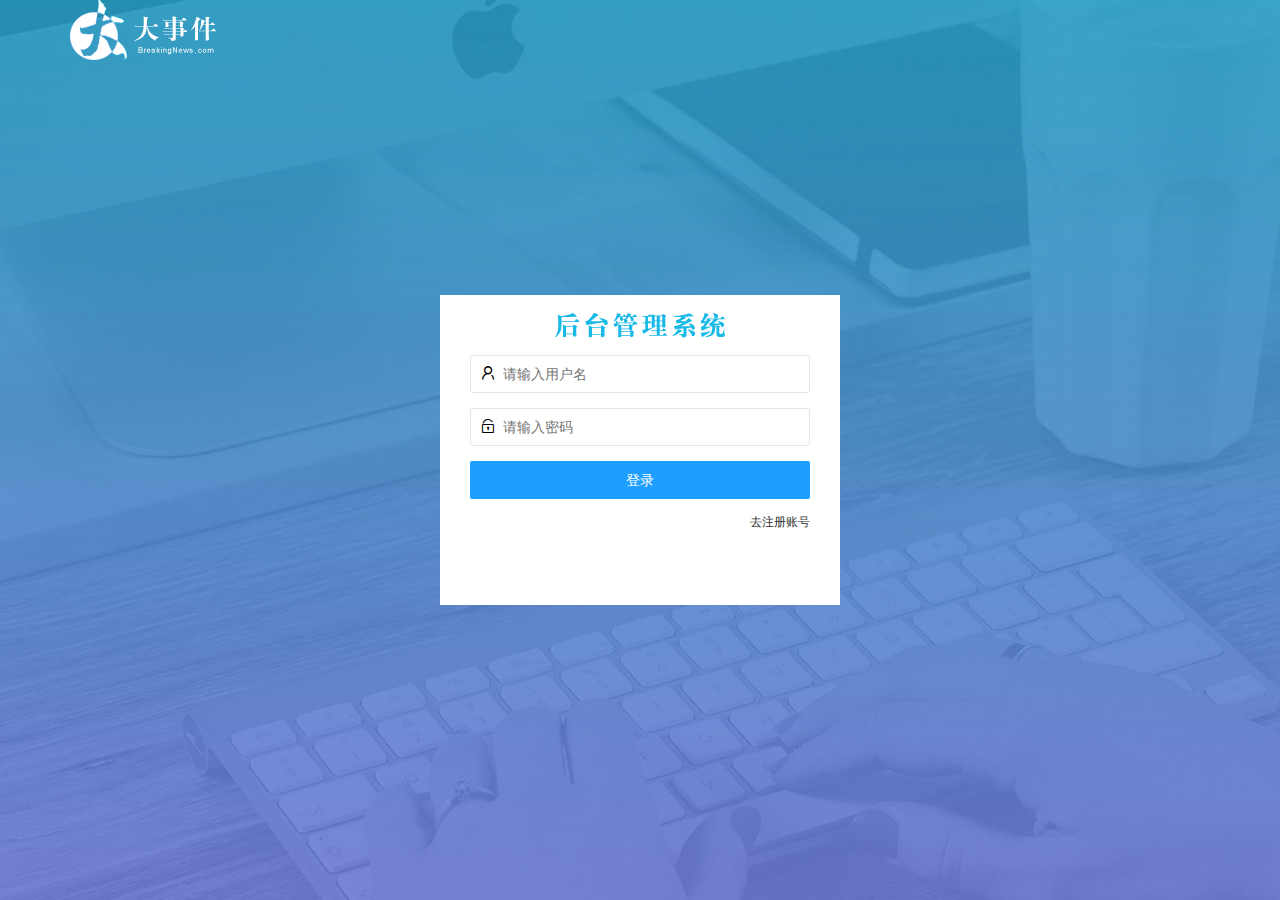
<file: login.html>
<!DOCTYPE html>
<html lang="en">

<head>
    <meta charset="UTF-8">
    <meta http-equiv="X-UA-Compatible" content="IE=edge">
    <meta name="viewport" content="width=device-width, initial-scale=1.0">
    <title>大事件-登录/注册</title>
    <link rel="stylesheet" href="./assets/css/login.css">
    <link rel="stylesheet" href="./assets/lib/layui/css/layui.css">
</head>

<body>
    <!-- 头部logo区域 -->
    <div class="layui-main">
        <img src="./assets/images/logo.png" alt="" />
    </div>

    <!-- 登录注册区域 -->
    <div class="loginAndRegBox">
        <div class="title-box"></div>
        <!-- 登录div -->
        <div class="login-box">
            <!-- 登录的表单 -->
            <form class="layui-form" ID="form_login">
                <!-- 用户名 -->
                <div class="layui-form-item">
                    <i class="layui-icon layui-icon-username"></i>
                    <input type="text" name="username" required lay-verify="required" placeholder="请输入用户名" autocomplete="off" class="layui-input">
                </div>
                <!-- 密码 -->
                <div class="layui-form-item">
                    <i class="layui-icon layui-icon-password"></i>
                    <input type="password" name="password" required lay-verify="required|pwd" placeholder="请输入密码" autocomplete="off" class="layui-input">
                </div>
                <!-- 登录按钮 -->
                <div class="layui-form-item">
                    <button class="layui-btn layui-btn-fluid  layui-btn-normal" lay-submit lay-filter="formDemo">登录</button>
                </div>
                <div class="layui-form-item links">
                    <a href="javascript:;" id="link_reg">去注册账号</a>
                </div>
            </form>
        </div>
        <!-- 注册的div -->
        <div class="reg-box">
            <!-- 注册的表单 -->
            <form class="layui-form" id="form_reg">
                <!-- 用户名 -->
                <div class="layui-form-item">
                    <i class="layui-icon layui-icon-username"></i>
                    <input type="text" name="username" required lay-verify="required" placeholder="请输入用户名" autocomplete="off" class="layui-input">
                </div>
                <!-- 密码 -->
                <div class="layui-form-item">
                    <i class="layui-icon layui-icon-password"></i>
                    <input type="password" name="password" required lay-verify="required|pwd" placeholder="请输入密码" autocomplete="off" class="layui-input">
                </div>
                <!-- 再次确认密码 -->
                <div class="layui-form-item">
                    <i class="layui-icon layui-icon-password"></i>
                    <input type="password" name="repassword" required lay-verify="required|pwd|repwd" placeholder="再次确认密码" autocomplete="off" class="layui-input">
                </div>
                <!-- 注册按钮 -->
                <div class="layui-form-item">
                    <button class="layui-btn layui-btn-fluid  layui-btn-normal" lay-submit lay-filter="formDemo">注册</button>
                </div>
                <div class="layui-form-item links">
                    <a href="javascript:;" id="link_login">去登录</a>
                </div>
            </form>

        </div>
    </div>

    <script src="./assets/lib/layui/layui.all.js"></script>
    <script src="./assets/lib/jquery.js"></script>
    <script src="./assets/js/baseAPI.js"></script>
    <script src="./assets/js/login.js"></script>
</body>

</html>
</file>
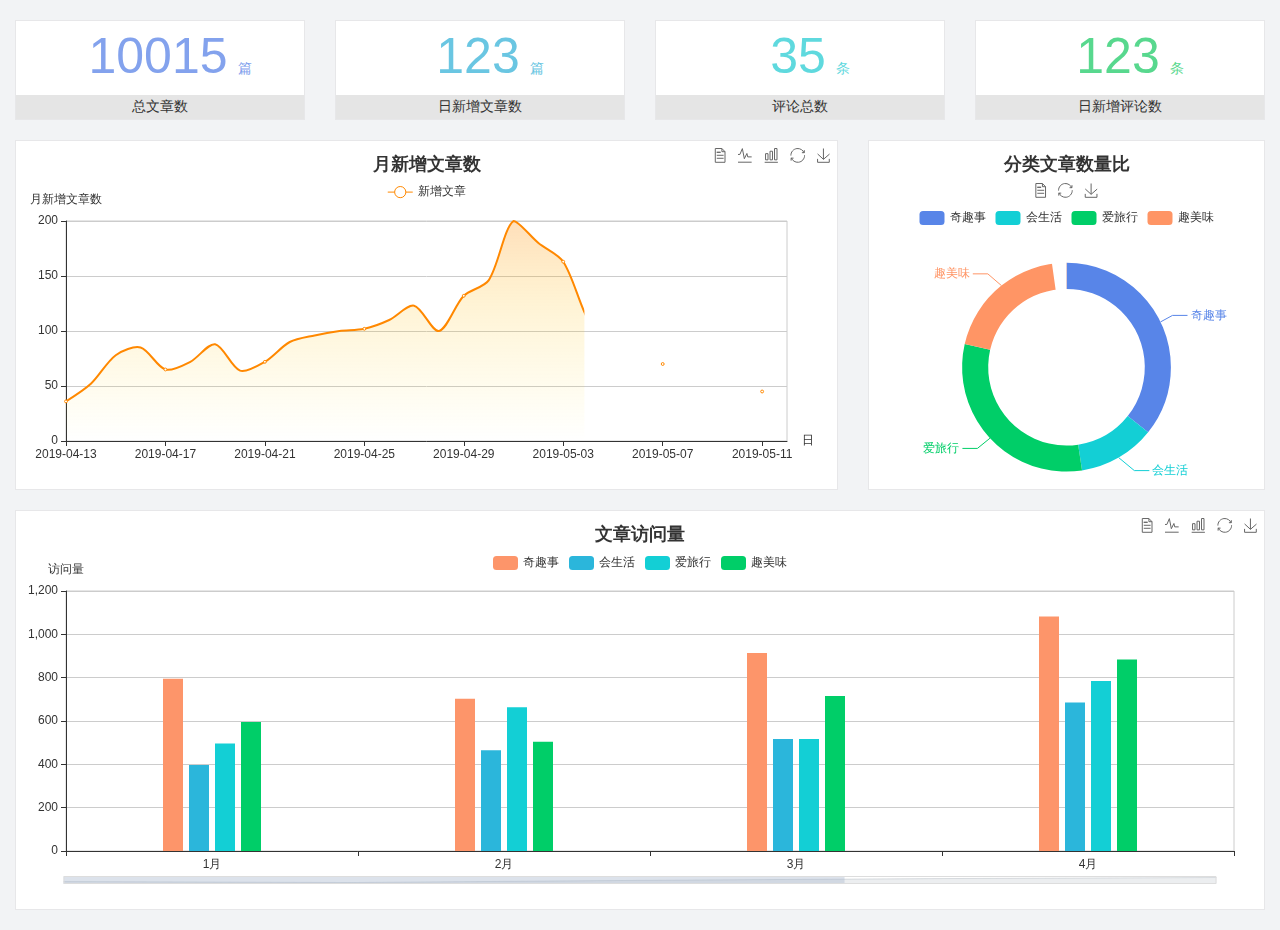
<file: home/dashboard.html>
<!DOCTYPE html>
<html lang="en">

<head>
    <meta charset="UTF-8">
    <meta name="viewport" content="width=device-width, initial-scale=1.0">
    <meta http-equiv="X-UA-Compatible" content="ie=edge">
    <title>图表统计</title>
    <link rel="stylesheet" href="../assets/lib/bootstrap.css" />
    <link rel="stylesheet" href="../assets/lib/main.css" />
    <script src="../assets/lib/jquery.js"></script>
    <script type="text/javascript" src="../assets/lib/echarts.min.js"></script>
</head>

<body>
    <div class="container-fluid">
        <div class="row spannel_list">
            <div class="col-sm-3 col-xs-6">
                <div class="spannel">
                    <em>10015</em><span>篇</span>
                    <b>总文章数</b>
                </div>
            </div>
            <div class="col-sm-3 col-xs-6">
                <div class="spannel scolor01">
                    <em>123</em><span>篇</span>
                    <b>日新增文章数</b>
                </div>
            </div>
            <div class="col-sm-3 col-xs-6">
                <div class="spannel scolor02">
                    <em>35</em><span>条</span>
                    <b>评论总数</b>
                </div>
            </div>
            <div class="col-sm-3 col-xs-6">
                <div class="spannel scolor03">
                    <em>123</em><span>条</span>
                    <b>日新增评论数</b>
                </div>
            </div>
        </div>
    </div>

    <div class="container-fluid">
        <div class="row curve-pie">
            <div class="col-lg-8 col-md-8">
                <div class="gragh_pannel" id="curve_show"></div>
            </div>
            <div class="col-lg-4 col-md-4">
                <div class="gragh_pannel" id="pie_show"></div>
            </div>
        </div>
    </div>

    <div class="container-fluid">
        <div class="column_pannel" id="column_show"></div>
    </div>

    <script>
        var oChart = echarts.init(document.getElementById('curve_show'));
        var aList_all = [{
            'count': 36,
            'date': '2019-04-13'
        }, {
            'count': 52,
            'date': '2019-04-14'
        }, {
            'count': 78,
            'date': '2019-04-15'
        }, {
            'count': 85,
            'date': '2019-04-16'
        }, {
            'count': 65,
            'date': '2019-04-17'
        }, {
            'count': 72,
            'date': '2019-04-18'
        }, {
            'count': 88,
            'date': '2019-04-19'
        }, {
            'count': 64,
            'date': '2019-04-20'
        }, {
            'count': 72,
            'date': '2019-04-21'
        }, {
            'count': 90,
            'date': '2019-04-22'
        }, {
            'count': 96,
            'date': '2019-04-23'
        }, {
            'count': 100,
            'date': '2019-04-24'
        }, {
            'count': 102,
            'date': '2019-04-25'
        }, {
            'count': 110,
            'date': '2019-04-26'
        }, {
            'count': 123,
            'date': '2019-04-27'
        }, {
            'count': 100,
            'date': '2019-04-28'
        }, {
            'count': 132,
            'date': '2019-04-29'
        }, {
            'count': 146,
            'date': '2019-04-30'
        }, {
            'count': 200,
            'date': '2019-05-01'
        }, {
            'count': 180,
            'date': '2019-05-02'
        }, {
            'count': 163,
            'date': '2019-05-03'
        }, {
            'count': 110,
            'date': '2019-05-04'
        }, {
            'count': 80,
            'date': '2019-05-05'
        }, {
            'count': 82,
            'date': '2019-05-06'
        }, {
            'count': 70,
            'date': '2019-05-07'
        }, {
            'count': 65,
            'date': '2019-05-08'
        }, {
            'count': 54,
            'date': '2019-05-09'
        }, {
            'count': 40,
            'date': '2019-05-10'
        }, {
            'count': 45,
            'date': '2019-05-11'
        }, {
            'count': 38,
            'date': '2019-05-12'
        }, ];

        let aCount = [];
        let aDate = [];

        for (var i = 0; i < aList_all.length; i++) {
            aCount.push(aList_all[i].count);
            aDate.push(aList_all[i].date);
        }

        var chartopt = {
            title: {
                text: '月新增文章数',
                left: 'center',
                top: '10'
            },
            tooltip: {
                trigger: 'axis'
            },
            legend: {
                data: ['新增文章'],
                top: '40'
            },
            toolbox: {
                show: true,
                feature: {
                    mark: {
                        show: true
                    },
                    dataView: {
                        show: true,
                        readOnly: false
                    },
                    magicType: {
                        show: true,
                        type: ['line', 'bar']
                    },
                    restore: {
                        show: true
                    },
                    saveAsImage: {
                        show: true
                    }
                }
            },
            calculable: true,
            xAxis: [{
                name: '日',
                type: 'category',
                boundaryGap: false,
                data: aDate
            }],
            yAxis: [{
                name: '月新增文章数',
                type: 'value'
            }],
            series: [{
                name: '新增文章',
                type: 'line',
                smooth: true,
                itemStyle: {
                    normal: {
                        areaStyle: {
                            type: 'default'
                        },
                        color: '#f80'
                    },
                    lineStyle: {
                        color: '#f80'
                    }
                },
                data: aCount
            }],
            areaStyle: {
                normal: {
                    color: new echarts.graphic.LinearGradient(0, 0, 0, 1, [{
                        offset: 0,
                        color: 'rgba(255,136,0,0.39)'
                    }, {
                        offset: .34,
                        color: 'rgba(255,180,0,0.25)'
                    }, {
                        offset: 1,
                        color: 'rgba(255,222,0,0.00)'
                    }])

                }
            },
            grid: {
                show: true,
                x: 50,
                x2: 50,
                y: 80,
                height: 220
            }
        };

        oChart.setOption(chartopt);


        var oPie = echarts.init(document.getElementById('pie_show'));
        var oPieopt = {
            title: {
                top: 10,
                text: '分类文章数量比',
                x: 'center'
            },
            tooltip: {
                trigger: 'item',
                formatter: "{a} <br/>{b} : {c} ({d}%)"
            },
            color: ['#5885e8', '#13cfd5', '#00ce68', '#ff9565'],
            legend: {
                x: 'center',
                top: 65,
                data: ['奇趣事', '会生活', '爱旅行', '趣美味']
            },
            toolbox: {
                show: true,
                x: 'center',
                top: 35,
                feature: {
                    mark: {
                        show: true
                    },
                    dataView: {
                        show: true,
                        readOnly: false
                    },
                    magicType: {
                        show: true,
                        type: ['pie', 'funnel'],
                        option: {
                            funnel: {
                                x: '25%',
                                width: '50%',
                                funnelAlign: 'left',
                                max: 1548
                            }
                        }
                    },
                    restore: {
                        show: true
                    },
                    saveAsImage: {
                        show: true
                    }
                }
            },
            calculable: true,
            series: [{
                name: '访问来源',
                type: 'pie',
                radius: ['45%', '60%'],
                center: ['50%', '65%'],
                data: [{
                    value: 300,
                    name: '奇趣事'
                }, {
                    value: 100,
                    name: '会生活'
                }, {
                    value: 260,
                    name: '爱旅行'
                }, {
                    value: 180,
                    name: '趣美味'
                }]
            }]
        };
        oPie.setOption(oPieopt);



        var oColumn = this.echarts.init(document.getElementById('column_show'));
        var oColumnopt = {
            title: {
                text: '文章访问量',
                left: 'center',
                top: '10'
            },
            tooltip: {
                trigger: 'axis'
            },
            legend: {
                data: ['奇趣事', '会生活', '爱旅行', '趣美味'],
                top: '40'
            },
            toolbox: {
                show: true,
                feature: {
                    mark: {
                        show: true
                    },
                    dataView: {
                        show: true,
                        readOnly: false
                    },
                    magicType: {
                        show: true,
                        type: ['line', 'bar']
                    },
                    restore: {
                        show: true
                    },
                    saveAsImage: {
                        show: true
                    }
                }
            },
            calculable: true,
            xAxis: [{
                type: 'category',
                data: ['1月', '2月', '3月', '4月', '5月']
            }],
            yAxis: [{
                name: '访问量',
                type: 'value'
            }],
            series: [{
                name: '奇趣事',
                type: 'bar',
                barWidth: 20,
                itemStyle: {
                    normal: {
                        areaStyle: {
                            type: 'default'
                        },
                        color: '#fd956a'
                    }
                },
                data: [800, 708, 920, 1090, 1200]
            }, {
                name: '会生活',
                type: 'bar',
                barWidth: 20,
                itemStyle: {
                    normal: {
                        areaStyle: {
                            type: 'default'
                        },
                        color: '#2bb6db'
                    }
                },
                data: [400, 468, 520, 690, 800]
            }, {
                name: '爱旅行',
                type: 'bar',
                barWidth: 20,
                itemStyle: {
                    normal: {
                        areaStyle: {
                            type: 'default'
                        },
                        color: '#13cfd5'
                    }
                },
                data: [500, 668, 520, 790, 900]
            }, {
                name: '趣美味',
                type: 'bar',
                barWidth: 20,
                itemStyle: {
                    normal: {
                        areaStyle: {
                            type: 'default'
                        },
                        color: '#00ce68'
                    }
                },
                data: [600, 508, 720, 890, 1000]
            }],
            grid: {
                show: true,
                x: 50,
                x2: 30,
                y: 80,
                height: 260
            },
            dataZoom: [ //给x轴设置滚动条
                {
                    start: 0, //默认为0
                    end: 100 - 1000 / 31, //默认为100
                    type: 'slider',
                    show: true,
                    xAxisIndex: [0],
                    handleSize: 0, //滑动条的 左右2个滑动条的大小
                    height: 8, //组件高度
                    left: 45, //左边的距离
                    right: 50, //右边的距离
                    bottom: 26, //右边的距离
                    handleColor: '#ddd', //h滑动图标的颜色
                    handleStyle: {
                        borderColor: "#cacaca",
                        borderWidth: "1",
                        shadowBlur: 2,
                        background: "#ddd",
                        shadowColor: "#ddd",
                    }
                }
            ]
        };
        oColumn.setOption(oColumnopt);
    </script>
</body>

</html>
</file>
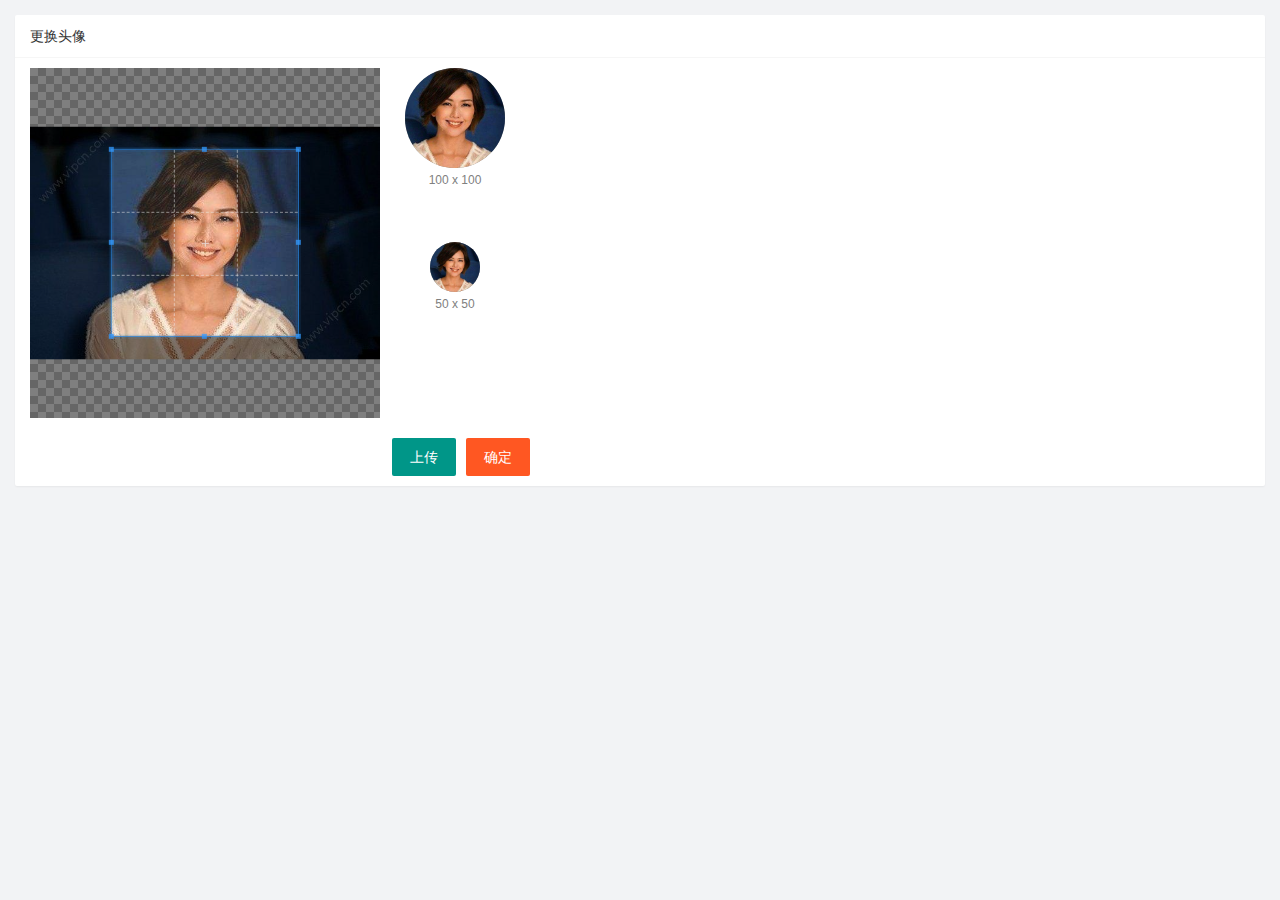
<file: user/user_avatar.html>
<!DOCTYPE html>
<html lang="en">

<head>
    <meta charset="UTF-8">
    <meta http-equiv="X-UA-Compatible" content="IE=edge">
    <meta name="viewport" content="width=device-width, initial-scale=1.0">
    <title>Document</title>
    <link rel="stylesheet" href="../assets/lib/layui/css/layui.css">
    <link rel="stylesheet" href="../assets/lib/cropper/cropper.css">
    <link rel="stylesheet" href="../assets/css/user/user_avatar.css">
</head>

<body>
    <div class="layui-card">
        <div class="layui-card-header">更换头像</div>
        <div class="layui-card-body">
            <!-- 第一行的图片裁剪和预览区域 -->
            <div class="row1">
                <!-- 图片裁剪区域 -->
                <div class="cropper-box">
                    <!-- 这个 img 标签很重要，将来会把它初始化为裁剪区域 -->
                    <img id="image" src="../assets/images/24.jpg" />
                </div>
                <!-- 图片的预览区域 -->
                <div class="preview-box">
                    <div>
                        <!-- 宽高为 100px 的预览区域 -->
                        <div class="img-preview w100"></div>
                        <p class="size">100 x 100</p>
                    </div>
                    <div>
                        <!-- 宽高为 50px 的预览区域 -->
                        <div class="img-preview w50"></div>
                        <p class="size">50 x 50</p>
                    </div>
                </div>
            </div>

            <!-- 第二行的按钮区域 -->
            <div class="row2">
                <!-- 通过accept可以指定用户选择什么类型 -->
                <input type="file" id="file" accept="image/*">
                <button type="button" class="layui-btn" id="btnChooseImage">上传</button>
                <button type="button" class="layui-btn layui-btn-danger" id="btnUpload">确定</button>
            </div>
        </div>
    </div>
    <script src="../assets/lib/layui/layui.all.js"></script>
    <script src="../assets/lib/jquery.js"></script>
    <script src="../assets/lib/cropper/Cropper.js"></script>
    <script src="../assets/lib/cropper/jquery-cropper.js"></script>
    <script src="../assets/js/baseAPI.js"></script>
    <script src="../assets/js/user/user_avatar.js"></script>
</body>

</html>
</file>
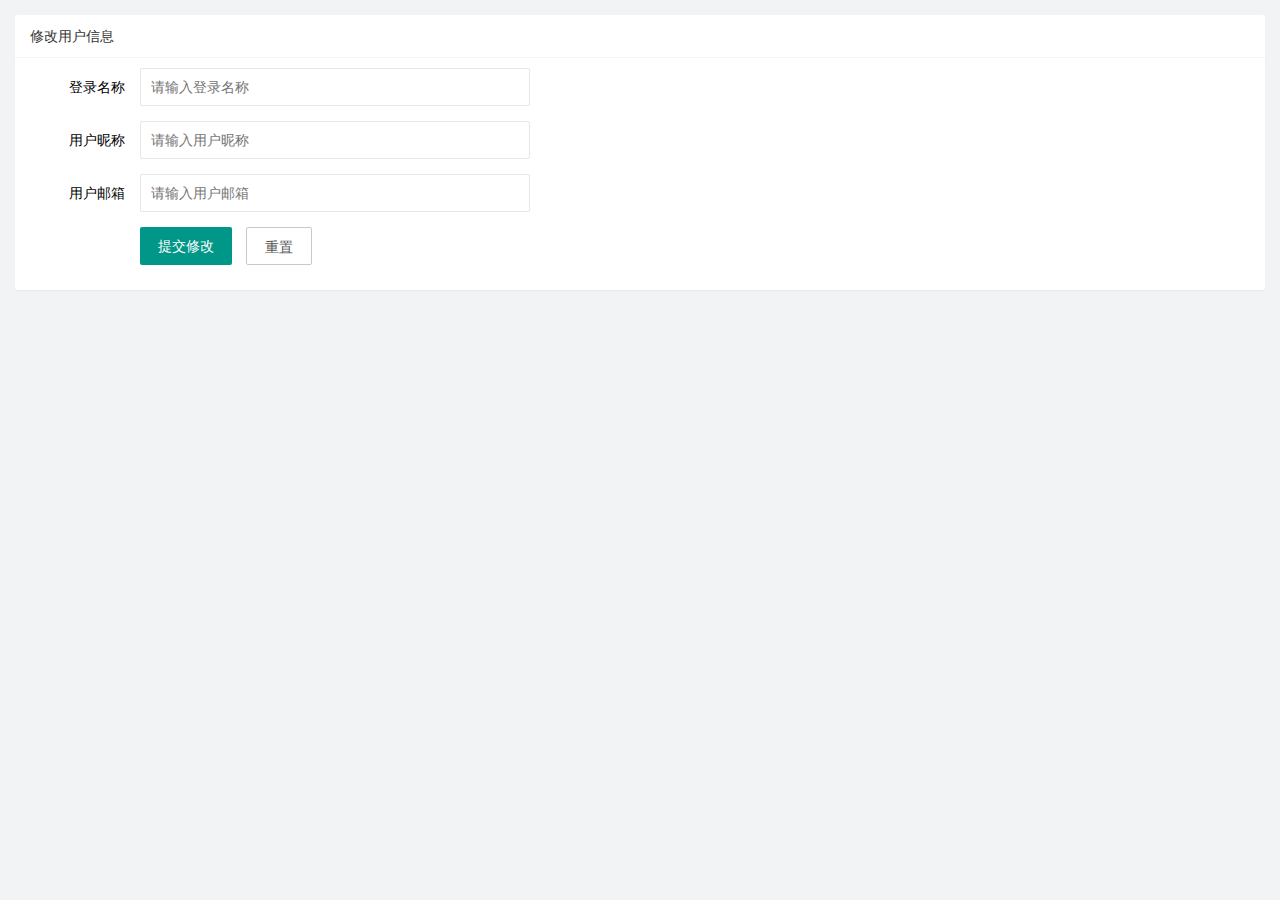
<file: user/user_info.html>
<!DOCTYPE html>
<html lang="en">

<head>
    <meta charset="UTF-8">
    <meta http-equiv="X-UA-Compatible" content="IE=edge">
    <meta name="viewport" content="width=device-width, initial-scale=1.0">
    <title>Document</title>
    <link rel="stylesheet" href="../assets/lib/layui/css/layui.css">
    <link rel="stylesheet" href="../assets/css/user/user_info.css">
</head>

<body>
    <div class="layui-card">
        <div class="layui-card-header">修改用户信息</div>
        <div class="layui-card-body">
            <!-- form表单区域 -->
            <form class="layui-form" lay-filter="formUserInfo">
                <!-- 这是隐藏域 -->
                <input type="hidden" name="id" value="" />
                <!-- 非隐藏域 -->
                <div class="layui-form-item">
                    <label class="layui-form-label ">登录名称</label>
                    <div class="layui-input-block">
                        <input type="text" name="username" required lay-verify="required" placeholder="请输入登录名称" autocomplete="off" class="layui-input" readonly>
                    </div>
                </div>
                <div class="layui-form-item">
                    <label class="layui-form-label">用户昵称</label>
                    <div class="layui-input-block">
                        <input type="text" name="nickname" required lay-verify="required|nickname" placeholder="请输入用户昵称" autocomplete="off" class="layui-input">
                    </div>
                </div>
                <div class="layui-form-item">
                    <label class="layui-form-label">用户邮箱</label>
                    <div class="layui-input-block">
                        <input type="text" name="email" required lay-verify="required|email" placeholder="请输入用户邮箱" autocomplete="off" class="layui-input">
                    </div>
                </div>
                <div class="layui-form-item">
                    <div class="layui-input-block">
                        <button class="layui-btn" lay-submit lay-filter="formDemo">提交修改</button>
                        <button type="reset" class="layui-btn layui-btn-primary" id="btnReset">重置</button>
                    </div>
                </div>
            </form>
        </div>
    </div>

    <script src="../assets/lib/layui/layui.all.js"></script>
    <script src="../assets/lib/jquery.js"></script>
    <script src="../assets/js/baseAPI.js"></script>
    <script src="../assets/js/user/user_info.js"></script>
</body>

</html>
</file>
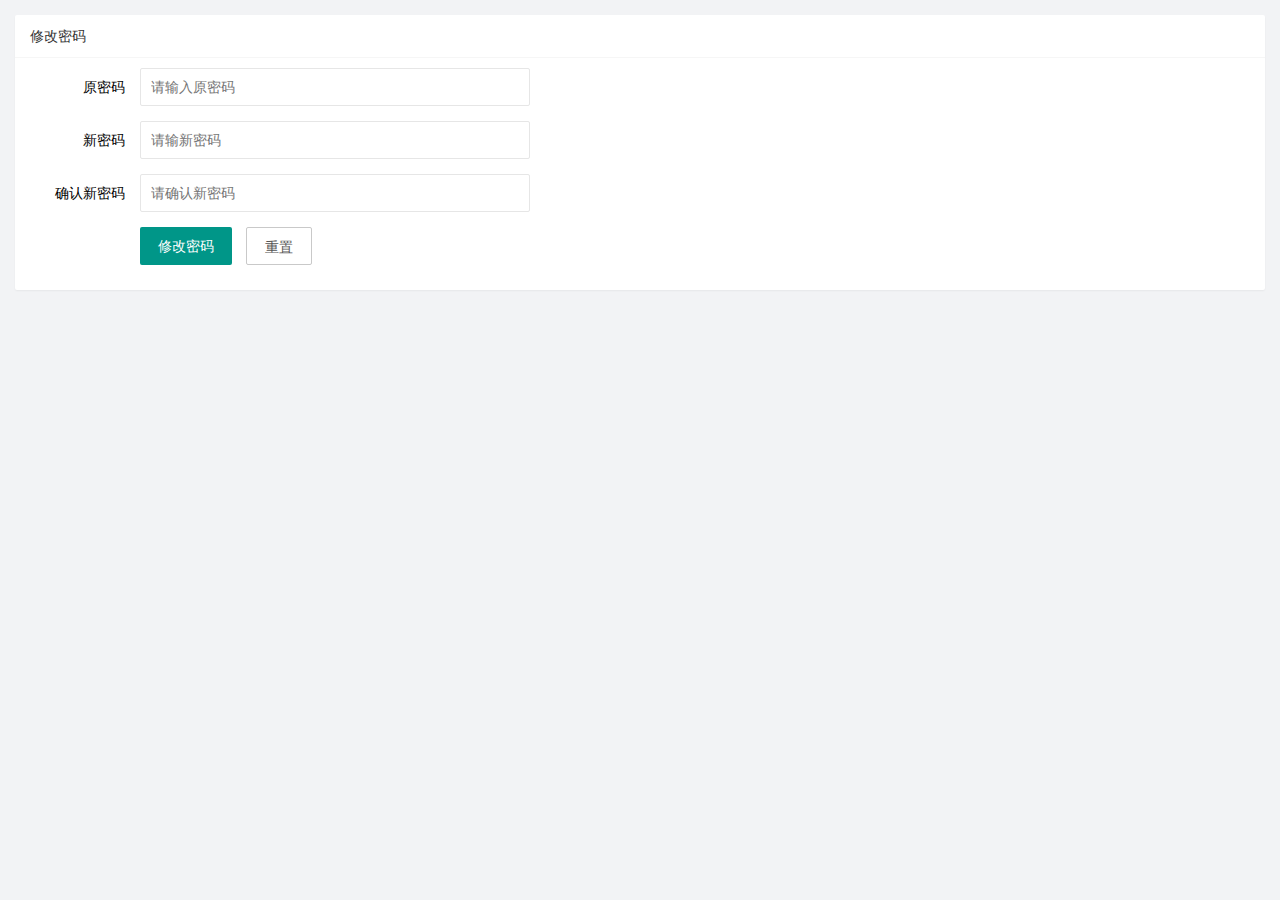
<file: user/user_pwd.html>
<!DOCTYPE html>
<html lang="en">

<head>
    <meta charset="UTF-8">
    <meta http-equiv="X-UA-Compatible" content="IE=edge">
    <meta name="viewport" content="width=device-width, initial-scale=1.0">
    <title>Document</title>
    <link rel="stylesheet" href="../assets/lib/layui/css/layui.css">
    <link rel="stylesheet" href="../assets/css/user/user_pwd.css">
</head>

<body>
    <div class="layui-card">
        <div class="layui-card-header">修改密码</div>
        <div class="layui-card-body">
            <!-- form表单区域 -->
            <form class="layui-form" lay-filter="formUserInfo">
                <div class="layui-form-item">
                    <label class="layui-form-label ">原密码</label>
                    <div class="layui-input-block">
                        <input type="password" name="oldPwd" required lay-verify="required|pwd" placeholder="请输入原密码" autocomplete="off" class="layui-input">
                    </div>
                </div>
                <div class="layui-form-item">
                    <label class="layui-form-label">新密码</label>
                    <div class="layui-input-block">
                        <input type="password" name="newPwd" required lay-verify="required|pwd|samePwd" placeholder="请输新密码" autocomplete="off" class="layui-input">
                    </div>
                </div>
                <div class="layui-form-item">
                    <label class="layui-form-label">确认新密码</label>
                    <div class="layui-input-block">
                        <input type="password" name="rePwd" required lay-verify="required|pwd|rePwd" placeholder="请确认新密码" autocomplete="off" class="layui-input">
                    </div>
                </div>
                <div class="layui-form-item">
                    <div class="layui-input-block">
                        <button class="layui-btn" lay-submit lay-filter="formDemo">修改密码</button>
                        <button type="reset" class="layui-btn layui-btn-primary" id="btnReset">重置</button>
                    </div>
                </div>
            </form>
        </div>
    </div>

    <script src="../assets/lib/layui/layui.all.js"></script>
    <script src="../assets/lib/jquery.js"></script>
    <script src="../assets/js/baseAPI.js"></script>
    <script src="../assets/js/user/user_pwd.js"></script>

</body>

</html>
</file>
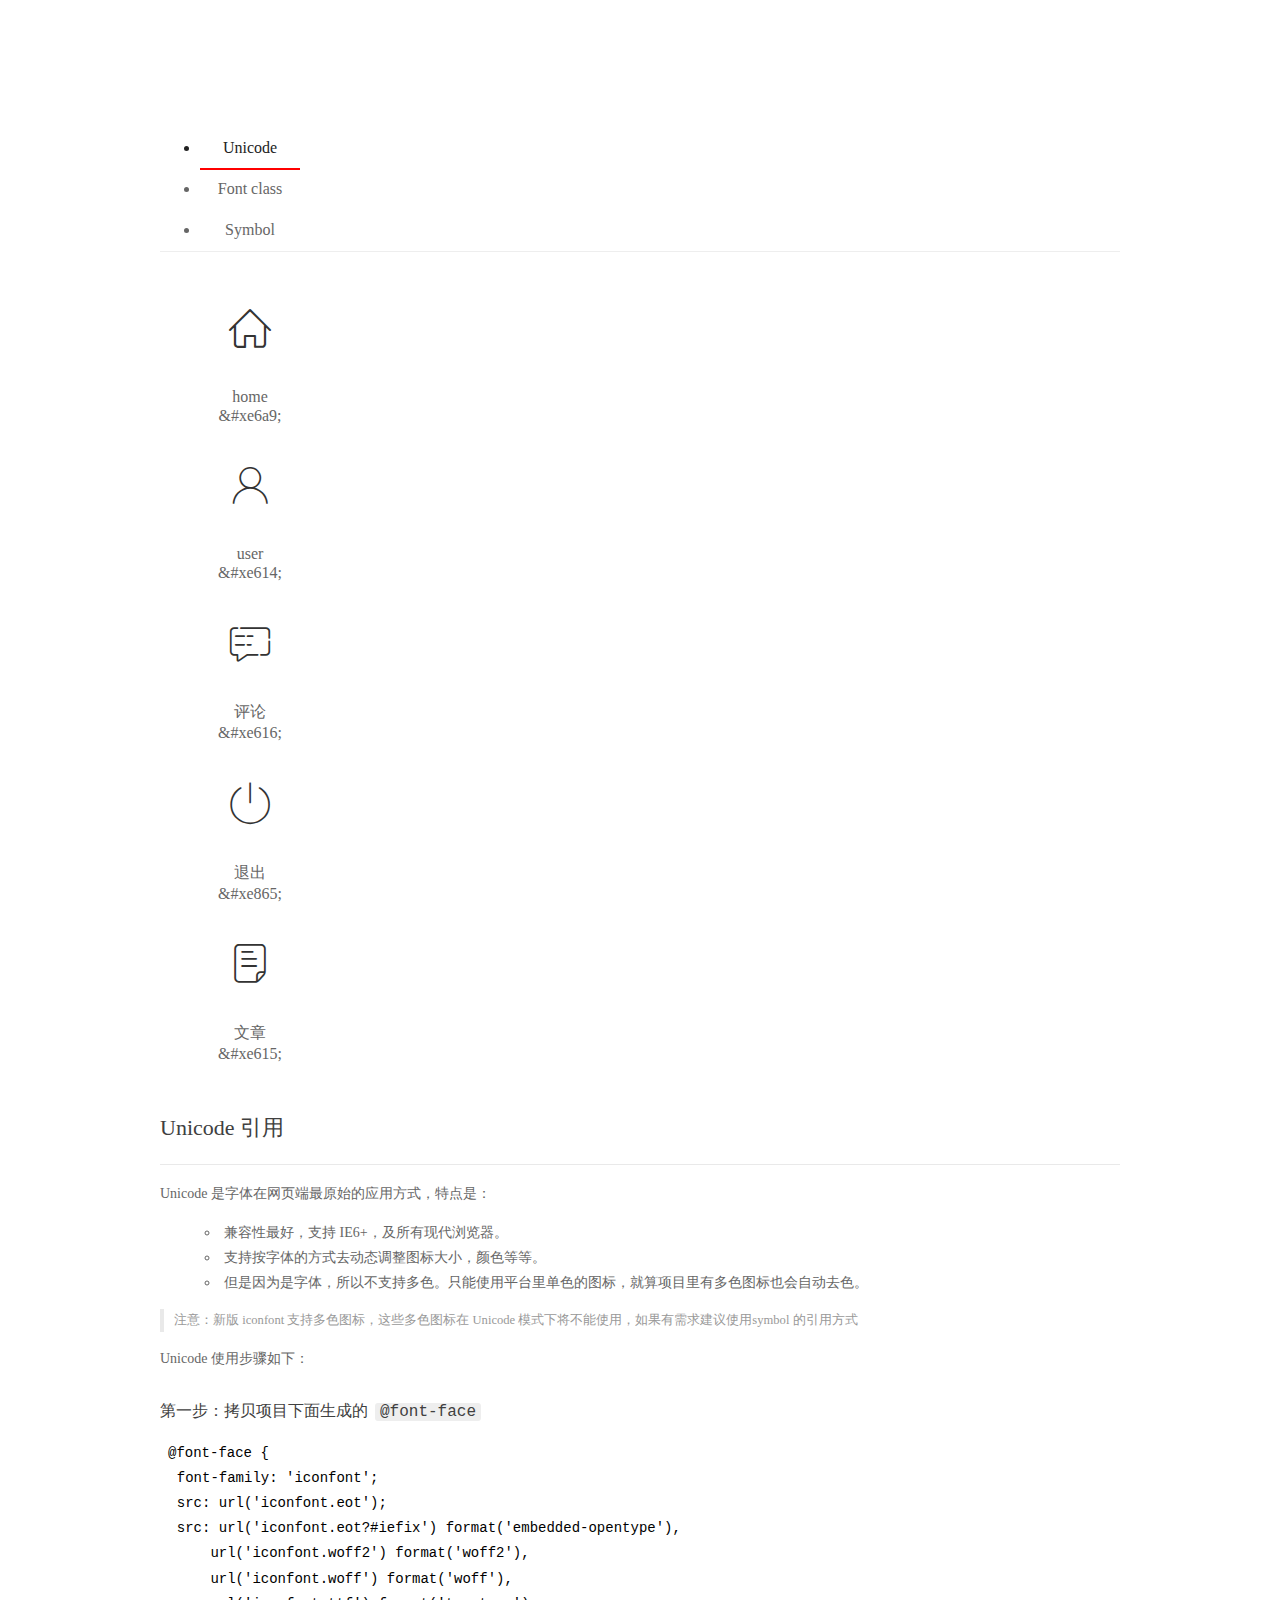
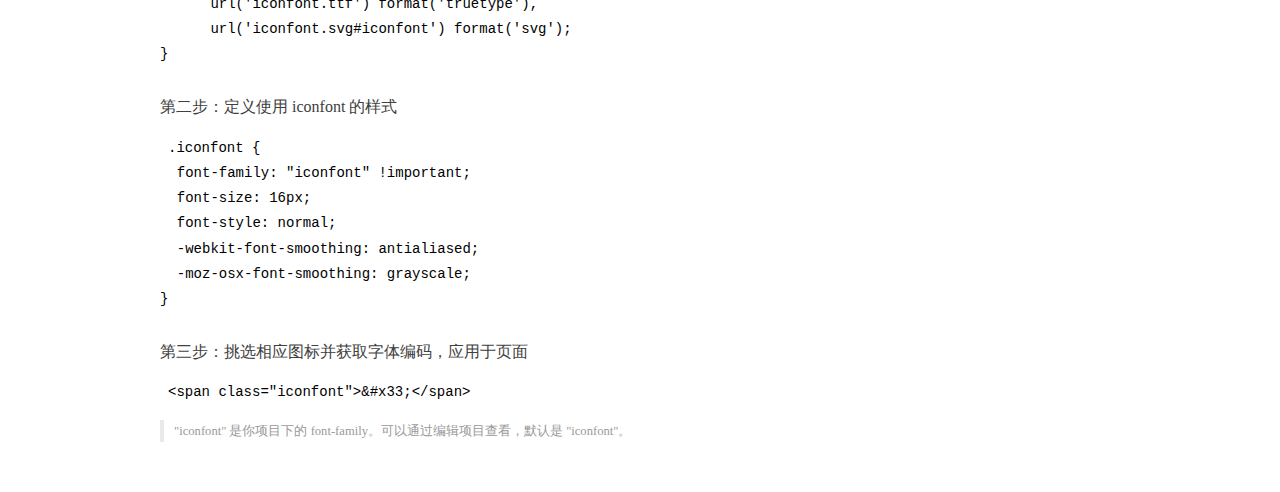
<file: assets/fonts/demo_index.html>
<!DOCTYPE html>
<html>
<head>
  <meta charset="utf-8"/>
  <title>IconFont Demo</title>
  <link rel="shortcut icon" href="https://gtms04.alicdn.com/tps/i4/TB1_oz6GVXXXXaFXpXXJDFnIXXX-64-64.ico" type="image/x-icon"/>
  <link rel="stylesheet" href="https://g.alicdn.com/thx/cube/1.3.2/cube.min.css">
  <link rel="stylesheet" href="demo.css">
  <link rel="stylesheet" href="iconfont.css">
  <script src="iconfont.js"></script>
  <!-- jQuery -->
  <script src="https://a1.alicdn.com/oss/uploads/2018/12/26/7bfddb60-08e8-11e9-9b04-53e73bb6408b.js"></script>
  <!-- 代码高亮 -->
  <script src="https://a1.alicdn.com/oss/uploads/2018/12/26/a3f714d0-08e6-11e9-8a15-ebf944d7534c.js"></script>
</head>
<body>
  <div class="main">
    <h1 class="logo"><a href="https://www.iconfont.cn/" title="iconfont 首页" target="_blank">&#xe86b;</a></h1>
    <div class="nav-tabs">
      <ul id="tabs" class="dib-box">
        <li class="dib active"><span>Unicode</span></li>
        <li class="dib"><span>Font class</span></li>
        <li class="dib"><span>Symbol</span></li>
      </ul>
      
    </div>
    <div class="tab-container">
      <div class="content unicode" style="display: block;">
          <ul class="icon_lists dib-box">
          
            <li class="dib">
              <span class="icon iconfont">&#xe6a9;</span>
                <div class="name">home</div>
                <div class="code-name">&amp;#xe6a9;</div>
              </li>
          
            <li class="dib">
              <span class="icon iconfont">&#xe614;</span>
                <div class="name">user</div>
                <div class="code-name">&amp;#xe614;</div>
              </li>
          
            <li class="dib">
              <span class="icon iconfont">&#xe616;</span>
                <div class="name">评论</div>
                <div class="code-name">&amp;#xe616;</div>
              </li>
          
            <li class="dib">
              <span class="icon iconfont">&#xe865;</span>
                <div class="name">退出</div>
                <div class="code-name">&amp;#xe865;</div>
              </li>
          
            <li class="dib">
              <span class="icon iconfont">&#xe615;</span>
                <div class="name">文章</div>
                <div class="code-name">&amp;#xe615;</div>
              </li>
          
          </ul>
          <div class="article markdown">
          <h2 id="unicode-">Unicode 引用</h2>
          <hr>

          <p>Unicode 是字体在网页端最原始的应用方式，特点是：</p>
          <ul>
            <li>兼容性最好，支持 IE6+，及所有现代浏览器。</li>
            <li>支持按字体的方式去动态调整图标大小，颜色等等。</li>
            <li>但是因为是字体，所以不支持多色。只能使用平台里单色的图标，就算项目里有多色图标也会自动去色。</li>
          </ul>
          <blockquote>
            <p>注意：新版 iconfont 支持多色图标，这些多色图标在 Unicode 模式下将不能使用，如果有需求建议使用symbol 的引用方式</p>
          </blockquote>
          <p>Unicode 使用步骤如下：</p>
          <h3 id="-font-face">第一步：拷贝项目下面生成的 <code>@font-face</code></h3>
<pre><code class="language-css"
>@font-face {
  font-family: 'iconfont';
  src: url('iconfont.eot');
  src: url('iconfont.eot?#iefix') format('embedded-opentype'),
      url('iconfont.woff2') format('woff2'),
      url('iconfont.woff') format('woff'),
      url('iconfont.ttf') format('truetype'),
      url('iconfont.svg#iconfont') format('svg');
}
</code></pre>
          <h3 id="-iconfont-">第二步：定义使用 iconfont 的样式</h3>
<pre><code class="language-css"
>.iconfont {
  font-family: "iconfont" !important;
  font-size: 16px;
  font-style: normal;
  -webkit-font-smoothing: antialiased;
  -moz-osx-font-smoothing: grayscale;
}
</code></pre>
          <h3 id="-">第三步：挑选相应图标并获取字体编码，应用于页面</h3>
<pre>
<code class="language-html"
>&lt;span class="iconfont"&gt;&amp;#x33;&lt;/span&gt;
</code></pre>
          <blockquote>
            <p>"iconfont" 是你项目下的 font-family。可以通过编辑项目查看，默认是 "iconfont"。</p>
          </blockquote>
          </div>
      </div>
      <div class="content font-class">
        <ul class="icon_lists dib-box">
          
          <li class="dib">
            <span class="icon iconfont icon-home"></span>
            <div class="name">
              home
            </div>
            <div class="code-name">.icon-home
            </div>
          </li>
          
          <li class="dib">
            <span class="icon iconfont icon-user"></span>
            <div class="name">
              user
            </div>
            <div class="code-name">.icon-user
            </div>
          </li>
          
          <li class="dib">
            <span class="icon iconfont icon-pinglun"></span>
            <div class="name">
              评论
            </div>
            <div class="code-name">.icon-pinglun
            </div>
          </li>
          
          <li class="dib">
            <span class="icon iconfont icon-tuichu"></span>
            <div class="name">
              退出
            </div>
            <div class="code-name">.icon-tuichu
            </div>
          </li>
          
          <li class="dib">
            <span class="icon iconfont icon-16"></span>
            <div class="name">
              文章
            </div>
            <div class="code-name">.icon-16
            </div>
          </li>
          
        </ul>
        <div class="article markdown">
        <h2 id="font-class-">font-class 引用</h2>
        <hr>

        <p>font-class 是 Unicode 使用方式的一种变种，主要是解决 Unicode 书写不直观，语意不明确的问题。</p>
        <p>与 Unicode 使用方式相比，具有如下特点：</p>
        <ul>
          <li>兼容性良好，支持 IE8+，及所有现代浏览器。</li>
          <li>相比于 Unicode 语意明确，书写更直观。可以很容易分辨这个 icon 是什么。</li>
          <li>因为使用 class 来定义图标，所以当要替换图标时，只需要修改 class 里面的 Unicode 引用。</li>
          <li>不过因为本质上还是使用的字体，所以多色图标还是不支持的。</li>
        </ul>
        <p>使用步骤如下：</p>
        <h3 id="-fontclass-">第一步：引入项目下面生成的 fontclass 代码：</h3>
<pre><code class="language-html">&lt;link rel="stylesheet" href="./iconfont.css"&gt;
</code></pre>
        <h3 id="-">第二步：挑选相应图标并获取类名，应用于页面：</h3>
<pre><code class="language-html">&lt;span class="iconfont icon-xxx"&gt;&lt;/span&gt;
</code></pre>
        <blockquote>
          <p>"
            iconfont" 是你项目下的 font-family。可以通过编辑项目查看，默认是 "iconfont"。</p>
        </blockquote>
      </div>
      </div>
      <div class="content symbol">
          <ul class="icon_lists dib-box">
          
            <li class="dib">
                <svg class="icon svg-icon" aria-hidden="true">
                  <use xlink:href="#icon-home"></use>
                </svg>
                <div class="name">home</div>
                <div class="code-name">#icon-home</div>
            </li>
          
            <li class="dib">
                <svg class="icon svg-icon" aria-hidden="true">
                  <use xlink:href="#icon-user"></use>
                </svg>
                <div class="name">user</div>
                <div class="code-name">#icon-user</div>
            </li>
          
            <li class="dib">
                <svg class="icon svg-icon" aria-hidden="true">
                  <use xlink:href="#icon-pinglun"></use>
                </svg>
                <div class="name">评论</div>
                <div class="code-name">#icon-pinglun</div>
            </li>
          
            <li class="dib">
                <svg class="icon svg-icon" aria-hidden="true">
                  <use xlink:href="#icon-tuichu"></use>
                </svg>
                <div class="name">退出</div>
                <div class="code-name">#icon-tuichu</div>
            </li>
          
            <li class="dib">
                <svg class="icon svg-icon" aria-hidden="true">
                  <use xlink:href="#icon-16"></use>
                </svg>
                <div class="name">文章</div>
                <div class="code-name">#icon-16</div>
            </li>
          
          </ul>
          <div class="article markdown">
          <h2 id="symbol-">Symbol 引用</h2>
          <hr>

          <p>这是一种全新的使用方式，应该说这才是未来的主流，也是平台目前推荐的用法。相关介绍可以参考这篇<a href="">文章</a>
            这种用法其实是做了一个 SVG 的集合，与另外两种相比具有如下特点：</p>
          <ul>
            <li>支持多色图标了，不再受单色限制。</li>
            <li>通过一些技巧，支持像字体那样，通过 <code>font-size</code>, <code>color</code> 来调整样式。</li>
            <li>兼容性较差，支持 IE9+，及现代浏览器。</li>
            <li>浏览器渲染 SVG 的性能一般，还不如 png。</li>
          </ul>
          <p>使用步骤如下：</p>
          <h3 id="-symbol-">第一步：引入项目下面生成的 symbol 代码：</h3>
<pre><code class="language-html">&lt;script src="./iconfont.js"&gt;&lt;/script&gt;
</code></pre>
          <h3 id="-css-">第二步：加入通用 CSS 代码（引入一次就行）：</h3>
<pre><code class="language-html">&lt;style&gt;
.icon {
  width: 1em;
  height: 1em;
  vertical-align: -0.15em;
  fill: currentColor;
  overflow: hidden;
}
&lt;/style&gt;
</code></pre>
          <h3 id="-">第三步：挑选相应图标并获取类名，应用于页面：</h3>
<pre><code class="language-html">&lt;svg class="icon" aria-hidden="true"&gt;
  &lt;use xlink:href="#icon-xxx"&gt;&lt;/use&gt;
&lt;/svg&gt;
</code></pre>
          </div>
      </div>

    </div>
  </div>
  <script>
  $(document).ready(function () {
      $('.tab-container .content:first').show()

      $('#tabs li').click(function (e) {
        var tabContent = $('.tab-container .content')
        var index = $(this).index()

        if ($(this).hasClass('active')) {
          return
        } else {
          $('#tabs li').removeClass('active')
          $(this).addClass('active')

          tabContent.hide().eq(index).fadeIn()
        }
      })
    })
  </script>
</body>
</html>
</file>
<file: assets/css/login.css>
html,
body {
    margin: 0;
    padding: 0;
    height: 100%;
    width: 100%;
    background: url('../images/login_bg.jpg') no-repeat center;
    background-size: cover;
}

.loginAndRegBox {
    width: 400px;
    height: 310px;
    background-color: #fff;
    position: absolute;
    left: 50%;
    top: 50%;
    transform: translate(-50%, -50%);
}

.title-box {
    height: 60px;
    background: url('../images/login_title.png') no-repeat center;
}

.reg-box {
    display: none;
}

.layui-form {
    padding: 0 30px;
}

.links {
    display: flex;
    justify-content: flex-end;
}

.links a {
    font-size: 12px;
}

.layui-form-item {
    position: relative;
}

.layui-icon {
    position: absolute;
    left: 10px;
    top: 10px;
}

.layui-input {
    padding-left: 32px !important;
}
</file>
<file: assets/lib/layui/css/layui.css>
/** layui-v2.5.5 MIT License By https://www.layui.com */
 .layui-inline,img{display:inline-block;vertical-align:middle}h1,h2,h3,h4,h5,h6{font-weight:400}.layui-edge,.layui-header,.layui-inline,.layui-main{position:relative}.layui-body,.layui-edge,.layui-elip{overflow:hidden}.layui-btn,.layui-edge,.layui-inline,img{vertical-align:middle}.layui-btn,.layui-disabled,.layui-icon,.layui-unselect{-moz-user-select:none;-webkit-user-select:none;-ms-user-select:none}.layui-elip,.layui-form-checkbox span,.layui-form-pane .layui-form-label{text-overflow:ellipsis;white-space:nowrap}.layui-breadcrumb,.layui-tree-btnGroup{visibility:hidden}blockquote,body,button,dd,div,dl,dt,form,h1,h2,h3,h4,h5,h6,input,li,ol,p,pre,td,textarea,th,ul{margin:0;padding:0;-webkit-tap-highlight-color:rgba(0,0,0,0)}a:active,a:hover{outline:0}img{border:none}li{list-style:none}table{border-collapse:collapse;border-spacing:0}h4,h5,h6{font-size:100%}button,input,optgroup,option,select,textarea{font-family:inherit;font-size:inherit;font-style:inherit;font-weight:inherit;outline:0}pre{white-space:pre-wrap;white-space:-moz-pre-wrap;white-space:-pre-wrap;white-space:-o-pre-wrap;word-wrap:break-word}body{line-height:24px;font:14px Helvetica Neue,Helvetica,PingFang SC,Tahoma,Arial,sans-serif}hr{height:1px;margin:10px 0;border:0;clear:both}a{color:#333;text-decoration:none}a:hover{color:#777}a cite{font-style:normal;*cursor:pointer}.layui-border-box,.layui-border-box *{box-sizing:border-box}.layui-box,.layui-box *{box-sizing:content-box}.layui-clear{clear:both;*zoom:1}.layui-clear:after{content:'\20';clear:both;*zoom:1;display:block;height:0}.layui-inline{*display:inline;*zoom:1}.layui-edge{display:inline-block;width:0;height:0;border-width:6px;border-style:dashed;border-color:transparent}.layui-edge-top{top:-4px;border-bottom-color:#999;border-bottom-style:solid}.layui-edge-right{border-left-color:#999;border-left-style:solid}.layui-edge-bottom{top:2px;border-top-color:#999;border-top-style:solid}.layui-edge-left{border-right-color:#999;border-right-style:solid}.layui-disabled,.layui-disabled:hover{color:#d2d2d2!important;cursor:not-allowed!important}.layui-circle{border-radius:100%}.layui-show{display:block!important}.layui-hide{display:none!important}@font-face{font-family:layui-icon;src:url(../font/iconfont.eot?v=250);src:url(../font/iconfont.eot?v=250#iefix) format('embedded-opentype'),url(../font/iconfont.woff2?v=250) format('woff2'),url(../font/iconfont.woff?v=250) format('woff'),url(../font/iconfont.ttf?v=250) format('truetype'),url(../font/iconfont.svg?v=250#layui-icon) format('svg')}.layui-icon{font-family:layui-icon!important;font-size:16px;font-style:normal;-webkit-font-smoothing:antialiased;-moz-osx-font-smoothing:grayscale}.layui-icon-reply-fill:before{content:"\e611"}.layui-icon-set-fill:before{content:"\e614"}.layui-icon-menu-fill:before{content:"\e60f"}.layui-icon-search:before{content:"\e615"}.layui-icon-share:before{content:"\e641"}.layui-icon-set-sm:before{content:"\e620"}.layui-icon-engine:before{content:"\e628"}.layui-icon-close:before{content:"\1006"}.layui-icon-close-fill:before{content:"\1007"}.layui-icon-chart-screen:before{content:"\e629"}.layui-icon-star:before{content:"\e600"}.layui-icon-circle-dot:before{content:"\e617"}.layui-icon-chat:before{content:"\e606"}.layui-icon-release:before{content:"\e609"}.layui-icon-list:before{content:"\e60a"}.layui-icon-chart:before{content:"\e62c"}.layui-icon-ok-circle:before{content:"\1005"}.layui-icon-layim-theme:before{content:"\e61b"}.layui-icon-table:before{content:"\e62d"}.layui-icon-right:before{content:"\e602"}.layui-icon-left:before{content:"\e603"}.layui-icon-cart-simple:before{content:"\e698"}.layui-icon-face-cry:before{content:"\e69c"}.layui-icon-face-smile:before{content:"\e6af"}.layui-icon-survey:before{content:"\e6b2"}.layui-icon-tree:before{content:"\e62e"}.layui-icon-upload-circle:before{content:"\e62f"}.layui-icon-add-circle:before{content:"\e61f"}.layui-icon-download-circle:before{content:"\e601"}.layui-icon-templeate-1:before{content:"\e630"}.layui-icon-util:before{content:"\e631"}.layui-icon-face-surprised:before{content:"\e664"}.layui-icon-edit:before{content:"\e642"}.layui-icon-speaker:before{content:"\e645"}.layui-icon-down:before{content:"\e61a"}.layui-icon-file:before{content:"\e621"}.layui-icon-layouts:before{content:"\e632"}.layui-icon-rate-half:before{content:"\e6c9"}.layui-icon-add-circle-fine:before{content:"\e608"}.layui-icon-prev-circle:before{content:"\e633"}.layui-icon-read:before{content:"\e705"}.layui-icon-404:before{content:"\e61c"}.layui-icon-carousel:before{content:"\e634"}.layui-icon-help:before{content:"\e607"}.layui-icon-code-circle:before{content:"\e635"}.layui-icon-water:before{content:"\e636"}.layui-icon-username:before{content:"\e66f"}.layui-icon-find-fill:before{content:"\e670"}.layui-icon-about:before{content:"\e60b"}.layui-icon-location:before{content:"\e715"}.layui-icon-up:before{content:"\e619"}.layui-icon-pause:before{content:"\e651"}.layui-icon-date:before{content:"\e637"}.layui-icon-layim-uploadfile:before{content:"\e61d"}.layui-icon-delete:before{content:"\e640"}.layui-icon-play:before{content:"\e652"}.layui-icon-top:before{content:"\e604"}.layui-icon-friends:before{content:"\e612"}.layui-icon-refresh-3:before{content:"\e9aa"}.layui-icon-ok:before{content:"\e605"}.layui-icon-layer:before{content:"\e638"}.layui-icon-face-smile-fine:before{content:"\e60c"}.layui-icon-dollar:before{content:"\e659"}.layui-icon-group:before{content:"\e613"}.layui-icon-layim-download:before{content:"\e61e"}.layui-icon-picture-fine:before{content:"\e60d"}.layui-icon-link:before{content:"\e64c"}.layui-icon-diamond:before{content:"\e735"}.layui-icon-log:before{content:"\e60e"}.layui-icon-rate-solid:before{content:"\e67a"}.layui-icon-fonts-del:before{content:"\e64f"}.layui-icon-unlink:before{content:"\e64d"}.layui-icon-fonts-clear:before{content:"\e639"}.layui-icon-triangle-r:before{content:"\e623"}.layui-icon-circle:before{content:"\e63f"}.layui-icon-radio:before{content:"\e643"}.layui-icon-align-center:before{content:"\e647"}.layui-icon-align-right:before{content:"\e648"}.layui-icon-align-left:before{content:"\e649"}.layui-icon-loading-1:before{content:"\e63e"}.layui-icon-return:before{content:"\e65c"}.layui-icon-fonts-strong:before{content:"\e62b"}.layui-icon-upload:before{content:"\e67c"}.layui-icon-dialogue:before{content:"\e63a"}.layui-icon-video:before{content:"\e6ed"}.layui-icon-headset:before{content:"\e6fc"}.layui-icon-cellphone-fine:before{content:"\e63b"}.layui-icon-add-1:before{content:"\e654"}.layui-icon-face-smile-b:before{content:"\e650"}.layui-icon-fonts-html:before{content:"\e64b"}.layui-icon-form:before{content:"\e63c"}.layui-icon-cart:before{content:"\e657"}.layui-icon-camera-fill:before{content:"\e65d"}.layui-icon-tabs:before{content:"\e62a"}.layui-icon-fonts-code:before{content:"\e64e"}.layui-icon-fire:before{content:"\e756"}.layui-icon-set:before{content:"\e716"}.layui-icon-fonts-u:before{content:"\e646"}.layui-icon-triangle-d:before{content:"\e625"}.layui-icon-tips:before{content:"\e702"}.layui-icon-picture:before{content:"\e64a"}.layui-icon-more-vertical:before{content:"\e671"}.layui-icon-flag:before{content:"\e66c"}.layui-icon-loading:before{content:"\e63d"}.layui-icon-fonts-i:before{content:"\e644"}.layui-icon-refresh-1:before{content:"\e666"}.layui-icon-rmb:before{content:"\e65e"}.layui-icon-home:before{content:"\e68e"}.layui-icon-user:before{content:"\e770"}.layui-icon-notice:before{content:"\e667"}.layui-icon-login-weibo:before{content:"\e675"}.layui-icon-voice:before{content:"\e688"}.layui-icon-upload-drag:before{content:"\e681"}.layui-icon-login-qq:before{content:"\e676"}.layui-icon-snowflake:before{content:"\e6b1"}.layui-icon-file-b:before{content:"\e655"}.layui-icon-template:before{content:"\e663"}.layui-icon-auz:before{content:"\e672"}.layui-icon-console:before{content:"\e665"}.layui-icon-app:before{content:"\e653"}.layui-icon-prev:before{content:"\e65a"}.layui-icon-website:before{content:"\e7ae"}.layui-icon-next:before{content:"\e65b"}.layui-icon-component:before{content:"\e857"}.layui-icon-more:before{content:"\e65f"}.layui-icon-login-wechat:before{content:"\e677"}.layui-icon-shrink-right:before{content:"\e668"}.layui-icon-spread-left:before{content:"\e66b"}.layui-icon-camera:before{content:"\e660"}.layui-icon-note:before{content:"\e66e"}.layui-icon-refresh:before{content:"\e669"}.layui-icon-female:before{content:"\e661"}.layui-icon-male:before{content:"\e662"}.layui-icon-password:before{content:"\e673"}.layui-icon-senior:before{content:"\e674"}.layui-icon-theme:before{content:"\e66a"}.layui-icon-tread:before{content:"\e6c5"}.layui-icon-praise:before{content:"\e6c6"}.layui-icon-star-fill:before{content:"\e658"}.layui-icon-rate:before{content:"\e67b"}.layui-icon-template-1:before{content:"\e656"}.layui-icon-vercode:before{content:"\e679"}.layui-icon-cellphone:before{content:"\e678"}.layui-icon-screen-full:before{content:"\e622"}.layui-icon-screen-restore:before{content:"\e758"}.layui-icon-cols:before{content:"\e610"}.layui-icon-export:before{content:"\e67d"}.layui-icon-print:before{content:"\e66d"}.layui-icon-slider:before{content:"\e714"}.layui-icon-addition:before{content:"\e624"}.layui-icon-subtraction:before{content:"\e67e"}.layui-icon-service:before{content:"\e626"}.layui-icon-transfer:before{content:"\e691"}.layui-main{width:1140px;margin:0 auto}.layui-header{z-index:1000;height:60px}.layui-header a:hover{transition:all .5s;-webkit-transition:all .5s}.layui-side{position:fixed;left:0;top:0;bottom:0;z-index:999;width:200px;overflow-x:hidden}.layui-side-scroll{position:relative;width:220px;height:100%;overflow-x:hidden}.layui-body{position:absolute;left:200px;right:0;top:0;bottom:0;z-index:998;width:auto;overflow-y:auto;box-sizing:border-box}.layui-layout-body{overflow:hidden}.layui-layout-admin .layui-header{background-color:#23262E}.layui-layout-admin .layui-side{top:60px;width:200px;overflow-x:hidden}.layui-layout-admin .layui-body{position:fixed;top:60px;bottom:44px}.layui-layout-admin .layui-main{width:auto;margin:0 15px}.layui-layout-admin .layui-footer{position:fixed;left:200px;right:0;bottom:0;height:44px;line-height:44px;padding:0 15px;background-color:#eee}.layui-layout-admin .layui-logo{position:absolute;left:0;top:0;width:200px;height:100%;line-height:60px;text-align:center;color:#009688;font-size:16px}.layui-layout-admin .layui-header .layui-nav{background:0 0}.layui-layout-left{position:absolute!important;left:200px;top:0}.layui-layout-right{position:absolute!important;right:0;top:0}.layui-container{position:relative;margin:0 auto;padding:0 15px;box-sizing:border-box}.layui-fluid{position:relative;margin:0 auto;padding:0 15px}.layui-row:after,.layui-row:before{content:'';display:block;clear:both}.layui-col-lg1,.layui-col-lg10,.layui-col-lg11,.layui-col-lg12,.layui-col-lg2,.layui-col-lg3,.layui-col-lg4,.layui-col-lg5,.layui-col-lg6,.layui-col-lg7,.layui-col-lg8,.layui-col-lg9,.layui-col-md1,.layui-col-md10,.layui-col-md11,.layui-col-md12,.layui-col-md2,.layui-col-md3,.layui-col-md4,.layui-col-md5,.layui-col-md6,.layui-col-md7,.layui-col-md8,.layui-col-md9,.layui-col-sm1,.layui-col-sm10,.layui-col-sm11,.layui-col-sm12,.layui-col-sm2,.layui-col-sm3,.layui-col-sm4,.layui-col-sm5,.layui-col-sm6,.layui-col-sm7,.layui-col-sm8,.layui-col-sm9,.layui-col-xs1,.layui-col-xs10,.layui-col-xs11,.layui-col-xs12,.layui-col-xs2,.layui-col-xs3,.layui-col-xs4,.layui-col-xs5,.layui-col-xs6,.layui-col-xs7,.layui-col-xs8,.layui-col-xs9{position:relative;display:block;box-sizing:border-box}.layui-col-xs1,.layui-col-xs10,.layui-col-xs11,.layui-col-xs12,.layui-col-xs2,.layui-col-xs3,.layui-col-xs4,.layui-col-xs5,.layui-col-xs6,.layui-col-xs7,.layui-col-xs8,.layui-col-xs9{float:left}.layui-col-xs1{width:8.33333333%}.layui-col-xs2{width:16.66666667%}.layui-col-xs3{width:25%}.layui-col-xs4{width:33.33333333%}.layui-col-xs5{width:41.66666667%}.layui-col-xs6{width:50%}.layui-col-xs7{width:58.33333333%}.layui-col-xs8{width:66.66666667%}.layui-col-xs9{width:75%}.layui-col-xs10{width:83.33333333%}.layui-col-xs11{width:91.66666667%}.layui-col-xs12{width:100%}.layui-col-xs-offset1{margin-left:8.33333333%}.layui-col-xs-offset2{margin-left:16.66666667%}.layui-col-xs-offset3{margin-left:25%}.layui-col-xs-offset4{margin-left:33.33333333%}.layui-col-xs-offset5{margin-left:41.66666667%}.layui-col-xs-offset6{margin-left:50%}.layui-col-xs-offset7{margin-left:58.33333333%}.layui-col-xs-offset8{margin-left:66.66666667%}.layui-col-xs-offset9{margin-left:75%}.layui-col-xs-offset10{margin-left:83.33333333%}.layui-col-xs-offset11{margin-left:91.66666667%}.layui-col-xs-offset12{margin-left:100%}@media screen and (max-width:768px){.layui-hide-xs{display:none!important}.layui-show-xs-block{display:block!important}.layui-show-xs-inline{display:inline!important}.layui-show-xs-inline-block{display:inline-block!important}}@media screen and (min-width:768px){.layui-container{width:750px}.layui-hide-sm{display:none!important}.layui-show-sm-block{display:block!important}.layui-show-sm-inline{display:inline!important}.layui-show-sm-inline-block{display:inline-block!important}.layui-col-sm1,.layui-col-sm10,.layui-col-sm11,.layui-col-sm12,.layui-col-sm2,.layui-col-sm3,.layui-col-sm4,.layui-col-sm5,.layui-col-sm6,.layui-col-sm7,.layui-col-sm8,.layui-col-sm9{float:left}.layui-col-sm1{width:8.33333333%}.layui-col-sm2{width:16.66666667%}.layui-col-sm3{width:25%}.layui-col-sm4{width:33.33333333%}.layui-col-sm5{width:41.66666667%}.layui-col-sm6{width:50%}.layui-col-sm7{width:58.33333333%}.layui-col-sm8{width:66.66666667%}.layui-col-sm9{width:75%}.layui-col-sm10{width:83.33333333%}.layui-col-sm11{width:91.66666667%}.layui-col-sm12{width:100%}.layui-col-sm-offset1{margin-left:8.33333333%}.layui-col-sm-offset2{margin-left:16.66666667%}.layui-col-sm-offset3{margin-left:25%}.layui-col-sm-offset4{margin-left:33.33333333%}.layui-col-sm-offset5{margin-left:41.66666667%}.layui-col-sm-offset6{margin-left:50%}.layui-col-sm-offset7{margin-left:58.33333333%}.layui-col-sm-offset8{margin-left:66.66666667%}.layui-col-sm-offset9{margin-left:75%}.layui-col-sm-offset10{margin-left:83.33333333%}.layui-col-sm-offset11{margin-left:91.66666667%}.layui-col-sm-offset12{margin-left:100%}}@media screen and (min-width:992px){.layui-container{width:970px}.layui-hide-md{display:none!important}.layui-show-md-block{display:block!important}.layui-show-md-inline{display:inline!important}.layui-show-md-inline-block{display:inline-block!important}.layui-col-md1,.layui-col-md10,.layui-col-md11,.layui-col-md12,.layui-col-md2,.layui-col-md3,.layui-col-md4,.layui-col-md5,.layui-col-md6,.layui-col-md7,.layui-col-md8,.layui-col-md9{float:left}.layui-col-md1{width:8.33333333%}.layui-col-md2{width:16.66666667%}.layui-col-md3{width:25%}.layui-col-md4{width:33.33333333%}.layui-col-md5{width:41.66666667%}.layui-col-md6{width:50%}.layui-col-md7{width:58.33333333%}.layui-col-md8{width:66.66666667%}.layui-col-md9{width:75%}.layui-col-md10{width:83.33333333%}.layui-col-md11{width:91.66666667%}.layui-col-md12{width:100%}.layui-col-md-offset1{margin-left:8.33333333%}.layui-col-md-offset2{margin-left:16.66666667%}.layui-col-md-offset3{margin-left:25%}.layui-col-md-offset4{margin-left:33.33333333%}.layui-col-md-offset5{margin-left:41.66666667%}.layui-col-md-offset6{margin-left:50%}.layui-col-md-offset7{margin-left:58.33333333%}.layui-col-md-offset8{margin-left:66.66666667%}.layui-col-md-offset9{margin-left:75%}.layui-col-md-offset10{margin-left:83.33333333%}.layui-col-md-offset11{margin-left:91.66666667%}.layui-col-md-offset12{margin-left:100%}}@media screen and (min-width:1200px){.layui-container{width:1170px}.layui-hide-lg{display:none!important}.layui-show-lg-block{display:block!important}.layui-show-lg-inline{display:inline!important}.layui-show-lg-inline-block{display:inline-block!important}.layui-col-lg1,.layui-col-lg10,.layui-col-lg11,.layui-col-lg12,.layui-col-lg2,.layui-col-lg3,.layui-col-lg4,.layui-col-lg5,.layui-col-lg6,.layui-col-lg7,.layui-col-lg8,.layui-col-lg9{float:left}.layui-col-lg1{width:8.33333333%}.layui-col-lg2{width:16.66666667%}.layui-col-lg3{width:25%}.layui-col-lg4{width:33.33333333%}.layui-col-lg5{width:41.66666667%}.layui-col-lg6{width:50%}.layui-col-lg7{width:58.33333333%}.layui-col-lg8{width:66.66666667%}.layui-col-lg9{width:75%}.layui-col-lg10{width:83.33333333%}.layui-col-lg11{width:91.66666667%}.layui-col-lg12{width:100%}.layui-col-lg-offset1{margin-left:8.33333333%}.layui-col-lg-offset2{margin-left:16.66666667%}.layui-col-lg-offset3{margin-left:25%}.layui-col-lg-offset4{margin-left:33.33333333%}.layui-col-lg-offset5{margin-left:41.66666667%}.layui-col-lg-offset6{margin-left:50%}.layui-col-lg-offset7{margin-left:58.33333333%}.layui-col-lg-offset8{margin-left:66.66666667%}.layui-col-lg-offset9{margin-left:75%}.layui-col-lg-offset10{margin-left:83.33333333%}.layui-col-lg-offset11{margin-left:91.66666667%}.layui-col-lg-offset12{margin-left:100%}}.layui-col-space1{margin:-.5px}.layui-col-space1>*{padding:.5px}.layui-col-space3{margin:-1.5px}.layui-col-space3>*{padding:1.5px}.layui-col-space5{margin:-2.5px}.layui-col-space5>*{padding:2.5px}.layui-col-space8{margin:-3.5px}.layui-col-space8>*{padding:3.5px}.layui-col-space10{margin:-5px}.layui-col-space10>*{padding:5px}.layui-col-space12{margin:-6px}.layui-col-space12>*{padding:6px}.layui-col-space15{margin:-7.5px}.layui-col-space15>*{padding:7.5px}.layui-col-space18{margin:-9px}.layui-col-space18>*{padding:9px}.layui-col-space20{margin:-10px}.layui-col-space20>*{padding:10px}.layui-col-space22{margin:-11px}.layui-col-space22>*{padding:11px}.layui-col-space25{margin:-12.5px}.layui-col-space25>*{padding:12.5px}.layui-col-space30{margin:-15px}.layui-col-space30>*{padding:15px}.layui-btn,.layui-input,.layui-select,.layui-textarea,.layui-upload-button{outline:0;-webkit-appearance:none;transition:all .3s;-webkit-transition:all .3s;box-sizing:border-box}.layui-elem-quote{margin-bottom:10px;padding:15px;line-height:22px;border-left:5px solid #009688;border-radius:0 2px 2px 0;background-color:#f2f2f2}.layui-quote-nm{border-style:solid;border-width:1px 1px 1px 5px;background:0 0}.layui-elem-field{margin-bottom:10px;padding:0;border-width:1px;border-style:solid}.layui-elem-field legend{margin-left:20px;padding:0 10px;font-size:20px;font-weight:300}.layui-field-title{margin:10px 0 20px;border-width:1px 0 0}.layui-field-box{padding:10px 15px}.layui-field-title .layui-field-box{padding:10px 0}.layui-progress{position:relative;height:6px;border-radius:20px;background-color:#e2e2e2}.layui-progress-bar{position:absolute;left:0;top:0;width:0;max-width:100%;height:6px;border-radius:20px;text-align:right;background-color:#5FB878;transition:all .3s;-webkit-transition:all .3s}.layui-progress-big,.layui-progress-big .layui-progress-bar{height:18px;line-height:18px}.layui-progress-text{position:relative;top:-20px;line-height:18px;font-size:12px;color:#666}.layui-progress-big .layui-progress-text{position:static;padding:0 10px;color:#fff}.layui-collapse{border-width:1px;border-style:solid;border-radius:2px}.layui-colla-content,.layui-colla-item{border-top-width:1px;border-top-style:solid}.layui-colla-item:first-child{border-top:none}.layui-colla-title{position:relative;height:42px;line-height:42px;padding:0 15px 0 35px;color:#333;background-color:#f2f2f2;cursor:pointer;font-size:14px;overflow:hidden}.layui-colla-content{display:none;padding:10px 15px;line-height:22px;color:#666}.layui-colla-icon{position:absolute;left:15px;top:0;font-size:14px}.layui-card{margin-bottom:15px;border-radius:2px;background-color:#fff;box-shadow:0 1px 2px 0 rgba(0,0,0,.05)}.layui-card:last-child{margin-bottom:0}.layui-card-header{position:relative;height:42px;line-height:42px;padding:0 15px;border-bottom:1px solid #f6f6f6;color:#333;border-radius:2px 2px 0 0;font-size:14px}.layui-bg-black,.layui-bg-blue,.layui-bg-cyan,.layui-bg-green,.layui-bg-orange,.layui-bg-red{color:#fff!important}.layui-card-body{position:relative;padding:10px 15px;line-height:24px}.layui-card-body[pad15]{padding:15px}.layui-card-body[pad20]{padding:20px}.layui-card-body .layui-table{margin:5px 0}.layui-card .layui-tab{margin:0}.layui-panel-window{position:relative;padding:15px;border-radius:0;border-top:5px solid #E6E6E6;background-color:#fff}.layui-auxiliar-moving{position:fixed;left:0;right:0;top:0;bottom:0;width:100%;height:100%;background:0 0;z-index:9999999999}.layui-form-label,.layui-form-mid,.layui-form-select,.layui-input-block,.layui-input-inline,.layui-textarea{position:relative}.layui-bg-red{background-color:#FF5722!important}.layui-bg-orange{background-color:#FFB800!important}.layui-bg-green{background-color:#009688!important}.layui-bg-cyan{background-color:#2F4056!important}.layui-bg-blue{background-color:#1E9FFF!important}.layui-bg-black{background-color:#393D49!important}.layui-bg-gray{background-color:#eee!important;color:#666!important}.layui-badge-rim,.layui-colla-content,.layui-colla-item,.layui-collapse,.layui-elem-field,.layui-form-pane .layui-form-item[pane],.layui-form-pane .layui-form-label,.layui-input,.layui-layedit,.layui-layedit-tool,.layui-quote-nm,.layui-select,.layui-tab-bar,.layui-tab-card,.layui-tab-title,.layui-tab-title .layui-this:after,.layui-textarea{border-color:#e6e6e6}.layui-timeline-item:before,hr{background-color:#e6e6e6}.layui-text{line-height:22px;font-size:14px;color:#666}.layui-text h1,.layui-text h2,.layui-text h3{font-weight:500;color:#333}.layui-text h1{font-size:30px}.layui-text h2{font-size:24px}.layui-text h3{font-size:18px}.layui-text a:not(.layui-btn){color:#01AAED}.layui-text a:not(.layui-btn):hover{text-decoration:underline}.layui-text ul{padding:5px 0 5px 15px}.layui-text ul li{margin-top:5px;list-style-type:disc}.layui-text em,.layui-word-aux{color:#999!important;padding:0 5px!important}.layui-btn{display:inline-block;height:38px;line-height:38px;padding:0 18px;background-color:#009688;color:#fff;white-space:nowrap;text-align:center;font-size:14px;border:none;border-radius:2px;cursor:pointer}.layui-btn:hover{opacity:.8;filter:alpha(opacity=80);color:#fff}.layui-btn:active{opacity:1;filter:alpha(opacity=100)}.layui-btn+.layui-btn{margin-left:10px}.layui-btn-container{font-size:0}.layui-btn-container .layui-btn{margin-right:10px;margin-bottom:10px}.layui-btn-container .layui-btn+.layui-btn{margin-left:0}.layui-table .layui-btn-container .layui-btn{margin-bottom:9px}.layui-btn-radius{border-radius:100px}.layui-btn .layui-icon{margin-right:3px;font-size:18px;vertical-align:bottom;vertical-align:middle\9}.layui-btn-primary{border:1px solid #C9C9C9;background-color:#fff;color:#555}.layui-btn-primary:hover{border-color:#009688;color:#333}.layui-btn-normal{background-color:#1E9FFF}.layui-btn-warm{background-color:#FFB800}.layui-btn-danger{background-color:#FF5722}.layui-btn-checked{background-color:#5FB878}.layui-btn-disabled,.layui-btn-disabled:active,.layui-btn-disabled:hover{border:1px solid #e6e6e6;background-color:#FBFBFB;color:#C9C9C9;cursor:not-allowed;opacity:1}.layui-btn-lg{height:44px;line-height:44px;padding:0 25px;font-size:16px}.layui-btn-sm{height:30px;line-height:30px;padding:0 10px;font-size:12px}.layui-btn-sm i{font-size:16px!important}.layui-btn-xs{height:22px;line-height:22px;padding:0 5px;font-size:12px}.layui-btn-xs i{font-size:14px!important}.layui-btn-group{display:inline-block;vertical-align:middle;font-size:0}.layui-btn-group .layui-btn{margin-left:0!important;margin-right:0!important;border-left:1px solid rgba(255,255,255,.5);border-radius:0}.layui-btn-group .layui-btn-primary{border-left:none}.layui-btn-group .layui-btn-primary:hover{border-color:#C9C9C9;color:#009688}.layui-btn-group .layui-btn:first-child{border-left:none;border-radius:2px 0 0 2px}.layui-btn-group .layui-btn-primary:first-child{border-left:1px solid #c9c9c9}.layui-btn-group .layui-btn:last-child{border-radius:0 2px 2px 0}.layui-btn-group .layui-btn+.layui-btn{margin-left:0}.layui-btn-group+.layui-btn-group{margin-left:10px}.layui-btn-fluid{width:100%}.layui-input,.layui-select,.layui-textarea{height:38px;line-height:1.3;line-height:38px\9;border-width:1px;border-style:solid;background-color:#fff;border-radius:2px}.layui-input::-webkit-input-placeholder,.layui-select::-webkit-input-placeholder,.layui-textarea::-webkit-input-placeholder{line-height:1.3}.layui-input,.layui-textarea{display:block;width:100%;padding-left:10px}.layui-input:hover,.layui-textarea:hover{border-color:#D2D2D2!important}.layui-input:focus,.layui-textarea:focus{border-color:#C9C9C9!important}.layui-textarea{min-height:100px;height:auto;line-height:20px;padding:6px 10px;resize:vertical}.layui-select{padding:0 10px}.layui-form input[type=checkbox],.layui-form input[type=radio],.layui-form select{display:none}.layui-form [lay-ignore]{display:initial}.layui-form-item{margin-bottom:15px;clear:both;*zoom:1}.layui-form-item:after{content:'\20';clear:both;*zoom:1;display:block;height:0}.layui-form-label{float:left;display:block;padding:9px 15px;width:80px;font-weight:400;line-height:20px;text-align:right}.layui-form-label-col{display:block;float:none;padding:9px 0;line-height:20px;text-align:left}.layui-form-item .layui-inline{margin-bottom:5px;margin-right:10px}.layui-input-block{margin-left:110px;min-height:36px}.layui-input-inline{display:inline-block;vertical-align:middle}.layui-form-item .layui-input-inline{float:left;width:190px;margin-right:10px}.layui-form-text .layui-input-inline{width:auto}.layui-form-mid{float:left;display:block;padding:9px 0!important;line-height:20px;margin-right:10px}.layui-form-danger+.layui-form-select .layui-input,.layui-form-danger:focus{border-color:#FF5722!important}.layui-form-select .layui-input{padding-right:30px;cursor:pointer}.layui-form-select .layui-edge{position:absolute;right:10px;top:50%;margin-top:-3px;cursor:pointer;border-width:6px;border-top-color:#c2c2c2;border-top-style:solid;transition:all .3s;-webkit-transition:all .3s}.layui-form-select dl{display:none;position:absolute;left:0;top:42px;padding:5px 0;z-index:899;min-width:100%;border:1px solid #d2d2d2;max-height:300px;overflow-y:auto;background-color:#fff;border-radius:2px;box-shadow:0 2px 4px rgba(0,0,0,.12);box-sizing:border-box}.layui-form-select dl dd,.layui-form-select dl dt{padding:0 10px;line-height:36px;white-space:nowrap;overflow:hidden;text-overflow:ellipsis}.layui-form-select dl dt{font-size:12px;color:#999}.layui-form-select dl dd{cursor:pointer}.layui-form-select dl dd:hover{background-color:#f2f2f2;-webkit-transition:.5s all;transition:.5s all}.layui-form-select .layui-select-group dd{padding-left:20px}.layui-form-select dl dd.layui-select-tips{padding-left:10px!important;color:#999}.layui-form-select dl dd.layui-this{background-color:#5FB878;color:#fff}.layui-form-checkbox,.layui-form-select dl dd.layui-disabled{background-color:#fff}.layui-form-selected dl{display:block}.layui-form-checkbox,.layui-form-checkbox *,.layui-form-switch{display:inline-block;vertical-align:middle}.layui-form-selected .layui-edge{margin-top:-9px;-webkit-transform:rotate(180deg);transform:rotate(180deg);margin-top:-3px\9}:root .layui-form-selected .layui-edge{margin-top:-9px\0/IE9}.layui-form-selectup dl{top:auto;bottom:42px}.layui-select-none{margin:5px 0;text-align:center;color:#999}.layui-select-disabled .layui-disabled{border-color:#eee!important}.layui-select-disabled .layui-edge{border-top-color:#d2d2d2}.layui-form-checkbox{position:relative;height:30px;line-height:30px;margin-right:10px;padding-right:30px;cursor:pointer;font-size:0;-webkit-transition:.1s linear;transition:.1s linear;box-sizing:border-box}.layui-form-checkbox span{padding:0 10px;height:100%;font-size:14px;border-radius:2px 0 0 2px;background-color:#d2d2d2;color:#fff;overflow:hidden}.layui-form-checkbox:hover span{background-color:#c2c2c2}.layui-form-checkbox i{position:absolute;right:0;top:0;width:30px;height:28px;border:1px solid #d2d2d2;border-left:none;border-radius:0 2px 2px 0;color:#fff;font-size:20px;text-align:center}.layui-form-checkbox:hover i{border-color:#c2c2c2;color:#c2c2c2}.layui-form-checked,.layui-form-checked:hover{border-color:#5FB878}.layui-form-checked span,.layui-form-checked:hover span{background-color:#5FB878}.layui-form-checked i,.layui-form-checked:hover i{color:#5FB878}.layui-form-item .layui-form-checkbox{margin-top:4px}.layui-form-checkbox[lay-skin=primary]{height:auto!important;line-height:normal!important;min-width:18px;min-height:18px;border:none!important;margin-right:0;padding-left:28px;padding-right:0;background:0 0}.layui-form-checkbox[lay-skin=primary] span{padding-left:0;padding-right:15px;line-height:18px;background:0 0;color:#666}.layui-form-checkbox[lay-skin=primary] i{right:auto;left:0;width:16px;height:16px;line-height:16px;border:1px solid #d2d2d2;font-size:12px;border-radius:2px;background-color:#fff;-webkit-transition:.1s linear;transition:.1s linear}.layui-form-checkbox[lay-skin=primary]:hover i{border-color:#5FB878;color:#fff}.layui-form-checked[lay-skin=primary] i{border-color:#5FB878!important;background-color:#5FB878;color:#fff}.layui-checkbox-disbaled[lay-skin=primary] span{background:0 0!important;color:#c2c2c2}.layui-checkbox-disbaled[lay-skin=primary]:hover i{border-color:#d2d2d2}.layui-form-item .layui-form-checkbox[lay-skin=primary]{margin-top:10px}.layui-form-switch{position:relative;height:22px;line-height:22px;min-width:35px;padding:0 5px;margin-top:8px;border:1px solid #d2d2d2;border-radius:20px;cursor:pointer;background-color:#fff;-webkit-transition:.1s linear;transition:.1s linear}.layui-form-switch i{position:absolute;left:5px;top:3px;width:16px;height:16px;border-radius:20px;background-color:#d2d2d2;-webkit-transition:.1s linear;transition:.1s linear}.layui-form-switch em{position:relative;top:0;width:25px;margin-left:21px;padding:0!important;text-align:center!important;color:#999!important;font-style:normal!important;font-size:12px}.layui-form-onswitch{border-color:#5FB878;background-color:#5FB878}.layui-checkbox-disbaled,.layui-checkbox-disbaled i{border-color:#e2e2e2!important}.layui-form-onswitch i{left:100%;margin-left:-21px;background-color:#fff}.layui-form-onswitch em{margin-left:5px;margin-right:21px;color:#fff!important}.layui-checkbox-disbaled span{background-color:#e2e2e2!important}.layui-checkbox-disbaled:hover i{color:#fff!important}[lay-radio]{display:none}.layui-form-radio,.layui-form-radio *{display:inline-block;vertical-align:middle}.layui-form-radio{line-height:28px;margin:6px 10px 0 0;padding-right:10px;cursor:pointer;font-size:0}.layui-form-radio *{font-size:14px}.layui-form-radio>i{margin-right:8px;font-size:22px;color:#c2c2c2}.layui-form-radio>i:hover,.layui-form-radioed>i{color:#5FB878}.layui-radio-disbaled>i{color:#e2e2e2!important}.layui-form-pane .layui-form-label{width:110px;padding:8px 15px;height:38px;line-height:20px;border-width:1px;border-style:solid;border-radius:2px 0 0 2px;text-align:center;background-color:#FBFBFB;overflow:hidden;box-sizing:border-box}.layui-form-pane .layui-input-inline{margin-left:-1px}.layui-form-pane .layui-input-block{margin-left:110px;left:-1px}.layui-form-pane .layui-input{border-radius:0 2px 2px 0}.layui-form-pane .layui-form-text .layui-form-label{float:none;width:100%;border-radius:2px;box-sizing:border-box;text-align:left}.layui-form-pane .layui-form-text .layui-input-inline{display:block;margin:0;top:-1px;clear:both}.layui-form-pane .layui-form-text .layui-input-block{margin:0;left:0;top:-1px}.layui-form-pane .layui-form-text .layui-textarea{min-height:100px;border-radius:0 0 2px 2px}.layui-form-pane .layui-form-checkbox{margin:4px 0 4px 10px}.layui-form-pane .layui-form-radio,.layui-form-pane .layui-form-switch{margin-top:6px;margin-left:10px}.layui-form-pane .layui-form-item[pane]{position:relative;border-width:1px;border-style:solid}.layui-form-pane .layui-form-item[pane] .layui-form-label{position:absolute;left:0;top:0;height:100%;border-width:0 1px 0 0}.layui-form-pane .layui-form-item[pane] .layui-input-inline{margin-left:110px}@media screen and (max-width:450px){.layui-form-item .layui-form-label{text-overflow:ellipsis;overflow:hidden;white-space:nowrap}.layui-form-item .layui-inline{display:block;margin-right:0;margin-bottom:20px;clear:both}.layui-form-item .layui-inline:after{content:'\20';clear:both;display:block;height:0}.layui-form-item .layui-input-inline{display:block;float:none;left:-3px;width:auto;margin:0 0 10px 112px}.layui-form-item .layui-input-inline+.layui-form-mid{margin-left:110px;top:-5px;padding:0}.layui-form-item .layui-form-checkbox{margin-right:5px;margin-bottom:5px}}.layui-layedit{border-width:1px;border-style:solid;border-radius:2px}.layui-layedit-tool{padding:3px 5px;border-bottom-width:1px;border-bottom-style:solid;font-size:0}.layedit-tool-fixed{position:fixed;top:0;border-top:1px solid #e2e2e2}.layui-layedit-tool .layedit-tool-mid,.layui-layedit-tool .layui-icon{display:inline-block;vertical-align:middle;text-align:center;font-size:14px}.layui-layedit-tool .layui-icon{position:relative;width:32px;height:30px;line-height:30px;margin:3px 5px;color:#777;cursor:pointer;border-radius:2px}.layui-layedit-tool .layui-icon:hover{color:#393D49}.layui-layedit-tool .layui-icon:active{color:#000}.layui-layedit-tool .layedit-tool-active{background-color:#e2e2e2;color:#000}.layui-layedit-tool .layui-disabled,.layui-layedit-tool .layui-disabled:hover{color:#d2d2d2;cursor:not-allowed}.layui-layedit-tool .layedit-tool-mid{width:1px;height:18px;margin:0 10px;background-color:#d2d2d2}.layedit-tool-html{width:50px!important;font-size:30px!important}.layedit-tool-b,.layedit-tool-code,.layedit-tool-help{font-size:16px!important}.layedit-tool-d,.layedit-tool-face,.layedit-tool-image,.layedit-tool-unlink{font-size:18px!important}.layedit-tool-image input{position:absolute;font-size:0;left:0;top:0;width:100%;height:100%;opacity:.01;filter:Alpha(opacity=1);cursor:pointer}.layui-layedit-iframe iframe{display:block;width:100%}#LAY_layedit_code{overflow:hidden}.layui-laypage{display:inline-block;*display:inline;*zoom:1;vertical-align:middle;margin:10px 0;font-size:0}.layui-laypage>a:first-child,.layui-laypage>a:first-child em{border-radius:2px 0 0 2px}.layui-laypage>a:last-child,.layui-laypage>a:last-child em{border-radius:0 2px 2px 0}.layui-laypage>:first-child{margin-left:0!important}.layui-laypage>:last-child{margin-right:0!important}.layui-laypage a,.layui-laypage button,.layui-laypage input,.layui-laypage select,.layui-laypage span{border:1px solid #e2e2e2}.layui-laypage a,.layui-laypage span{display:inline-block;*display:inline;*zoom:1;vertical-align:middle;padding:0 15px;height:28px;line-height:28px;margin:0 -1px 5px 0;background-color:#fff;color:#333;font-size:12px}.layui-flow-more a *,.layui-laypage input,.layui-table-view select[lay-ignore]{display:inline-block}.layui-laypage a:hover{color:#009688}.layui-laypage em{font-style:normal}.layui-laypage .layui-laypage-spr{color:#999;font-weight:700}.layui-laypage a{text-decoration:none}.layui-laypage .layui-laypage-curr{position:relative}.layui-laypage .layui-laypage-curr em{position:relative;color:#fff}.layui-laypage .layui-laypage-curr .layui-laypage-em{position:absolute;left:-1px;top:-1px;padding:1px;width:100%;height:100%;background-color:#009688}.layui-laypage-em{border-radius:2px}.layui-laypage-next em,.layui-laypage-prev em{font-family:Sim sun;font-size:16px}.layui-laypage .layui-laypage-count,.layui-laypage .layui-laypage-limits,.layui-laypage .layui-laypage-refresh,.layui-laypage .layui-laypage-skip{margin-left:10px;margin-right:10px;padding:0;border:none}.layui-laypage .layui-laypage-limits,.layui-laypage .layui-laypage-refresh{vertical-align:top}.layui-laypage .layui-laypage-refresh i{font-size:18px;cursor:pointer}.layui-laypage select{height:22px;padding:3px;border-radius:2px;cursor:pointer}.layui-laypage .layui-laypage-skip{height:30px;line-height:30px;color:#999}.layui-laypage button,.layui-laypage input{height:30px;line-height:30px;border-radius:2px;vertical-align:top;background-color:#fff;box-sizing:border-box}.layui-laypage input{width:40px;margin:0 10px;padding:0 3px;text-align:center}.layui-laypage input:focus,.layui-laypage select:focus{border-color:#009688!important}.layui-laypage button{margin-left:10px;padding:0 10px;cursor:pointer}.layui-table,.layui-table-view{margin:10px 0}.layui-flow-more{margin:10px 0;text-align:center;color:#999;font-size:14px}.layui-flow-more a{height:32px;line-height:32px}.layui-flow-more a *{vertical-align:top}.layui-flow-more a cite{padding:0 20px;border-radius:3px;background-color:#eee;color:#333;font-style:normal}.layui-flow-more a cite:hover{opacity:.8}.layui-flow-more a i{font-size:30px;color:#737383}.layui-table{width:100%;background-color:#fff;color:#666}.layui-table tr{transition:all .3s;-webkit-transition:all .3s}.layui-table th{text-align:left;font-weight:400}.layui-table tbody tr:hover,.layui-table thead tr,.layui-table-click,.layui-table-header,.layui-table-hover,.layui-table-mend,.layui-table-patch,.layui-table-tool,.layui-table-total,.layui-table-total tr,.layui-table[lay-even] tr:nth-child(even){background-color:#f2f2f2}.layui-table td,.layui-table th,.layui-table-col-set,.layui-table-fixed-r,.layui-table-grid-down,.layui-table-header,.layui-table-page,.layui-table-tips-main,.layui-table-tool,.layui-table-total,.layui-table-view,.layui-table[lay-skin=line],.layui-table[lay-skin=row]{border-width:1px;border-style:solid;border-color:#e6e6e6}.layui-table td,.layui-table th{position:relative;padding:9px 15px;min-height:20px;line-height:20px;font-size:14px}.layui-table[lay-skin=line] td,.layui-table[lay-skin=line] th{border-width:0 0 1px}.layui-table[lay-skin=row] td,.layui-table[lay-skin=row] th{border-width:0 1px 0 0}.layui-table[lay-skin=nob] td,.layui-table[lay-skin=nob] th{border:none}.layui-table img{max-width:100px}.layui-table[lay-size=lg] td,.layui-table[lay-size=lg] th{padding:15px 30px}.layui-table-view .layui-table[lay-size=lg] .layui-table-cell{height:40px;line-height:40px}.layui-table[lay-size=sm] td,.layui-table[lay-size=sm] th{font-size:12px;padding:5px 10px}.layui-table-view .layui-table[lay-size=sm] .layui-table-cell{height:20px;line-height:20px}.layui-table[lay-data]{display:none}.layui-table-box{position:relative;overflow:hidden}.layui-table-view .layui-table{position:relative;width:auto;margin:0}.layui-table-view .layui-table[lay-skin=line]{border-width:0 1px 0 0}.layui-table-view .layui-table[lay-skin=row]{border-width:0 0 1px}.layui-table-view .layui-table td,.layui-table-view .layui-table th{padding:5px 0;border-top:none;border-left:none}.layui-table-view .layui-table th.layui-unselect .layui-table-cell span{cursor:pointer}.layui-table-view .layui-table td{cursor:default}.layui-table-view .layui-table td[data-edit=text]{cursor:text}.layui-table-view .layui-form-checkbox[lay-skin=primary] i{width:18px;height:18px}.layui-table-view .layui-form-radio{line-height:0;padding:0}.layui-table-view .layui-form-radio>i{margin:0;font-size:20px}.layui-table-init{position:absolute;left:0;top:0;width:100%;height:100%;text-align:center;z-index:110}.layui-table-init .layui-icon{position:absolute;left:50%;top:50%;margin:-15px 0 0 -15px;font-size:30px;color:#c2c2c2}.layui-table-header{border-width:0 0 1px;overflow:hidden}.layui-table-header .layui-table{margin-bottom:-1px}.layui-table-tool .layui-inline[lay-event]{position:relative;width:26px;height:26px;padding:5px;line-height:16px;margin-right:10px;text-align:center;color:#333;border:1px solid #ccc;cursor:pointer;-webkit-transition:.5s all;transition:.5s all}.layui-table-tool .layui-inline[lay-event]:hover{border:1px solid #999}.layui-table-tool-temp{padding-right:120px}.layui-table-tool-self{position:absolute;right:17px;top:10px}.layui-table-tool .layui-table-tool-self .layui-inline[lay-event]{margin:0 0 0 10px}.layui-table-tool-panel{position:absolute;top:29px;left:-1px;padding:5px 0;min-width:150px;min-height:40px;border:1px solid #d2d2d2;text-align:left;overflow-y:auto;background-color:#fff;box-shadow:0 2px 4px rgba(0,0,0,.12)}.layui-table-cell,.layui-table-tool-panel li{overflow:hidden;text-overflow:ellipsis;white-space:nowrap}.layui-table-tool-panel li{padding:0 10px;line-height:30px;-webkit-transition:.5s all;transition:.5s all}.layui-table-tool-panel li .layui-form-checkbox[lay-skin=primary]{width:100%;padding-left:28px}.layui-table-tool-panel li:hover{background-color:#f2f2f2}.layui-table-tool-panel li .layui-form-checkbox[lay-skin=primary] i{position:absolute;left:0;top:0}.layui-table-tool-panel li .layui-form-checkbox[lay-skin=primary] span{padding:0}.layui-table-tool .layui-table-tool-self .layui-table-tool-panel{left:auto;right:-1px}.layui-table-col-set{position:absolute;right:0;top:0;width:20px;height:100%;border-width:0 0 0 1px;background-color:#fff}.layui-table-sort{width:10px;height:20px;margin-left:5px;cursor:pointer!important}.layui-table-sort .layui-edge{position:absolute;left:5px;border-width:5px}.layui-table-sort .layui-table-sort-asc{top:3px;border-top:none;border-bottom-style:solid;border-bottom-color:#b2b2b2}.layui-table-sort .layui-table-sort-asc:hover{border-bottom-color:#666}.layui-table-sort .layui-table-sort-desc{bottom:5px;border-bottom:none;border-top-style:solid;border-top-color:#b2b2b2}.layui-table-sort .layui-table-sort-desc:hover{border-top-color:#666}.layui-table-sort[lay-sort=asc] .layui-table-sort-asc{border-bottom-color:#000}.layui-table-sort[lay-sort=desc] .layui-table-sort-desc{border-top-color:#000}.layui-table-cell{height:28px;line-height:28px;padding:0 15px;position:relative;box-sizing:border-box}.layui-table-cell .layui-form-checkbox[lay-skin=primary]{top:-1px;padding:0}.layui-table-cell .layui-table-link{color:#01AAED}.laytable-cell-checkbox,.laytable-cell-numbers,.laytable-cell-radio,.laytable-cell-space{padding:0;text-align:center}.layui-table-body{position:relative;overflow:auto;margin-right:-1px;margin-bottom:-1px}.layui-table-body .layui-none{line-height:26px;padding:15px;text-align:center;color:#999}.layui-table-fixed{position:absolute;left:0;top:0;z-index:101}.layui-table-fixed .layui-table-body{overflow:hidden}.layui-table-fixed-l{box-shadow:0 -1px 8px rgba(0,0,0,.08)}.layui-table-fixed-r{left:auto;right:-1px;border-width:0 0 0 1px;box-shadow:-1px 0 8px rgba(0,0,0,.08)}.layui-table-fixed-r .layui-table-header{position:relative;overflow:visible}.layui-table-mend{position:absolute;right:-49px;top:0;height:100%;width:50px}.layui-table-tool{position:relative;z-index:890;width:100%;min-height:50px;line-height:30px;padding:10px 15px;border-width:0 0 1px}.layui-table-tool .layui-btn-container{margin-bottom:-10px}.layui-table-page,.layui-table-total{border-width:1px 0 0;margin-bottom:-1px;overflow:hidden}.layui-table-page{position:relative;width:100%;padding:7px 7px 0;height:41px;font-size:12px;white-space:nowrap}.layui-table-page>div{height:26px}.layui-table-page .layui-laypage{margin:0}.layui-table-page .layui-laypage a,.layui-table-page .layui-laypage span{height:26px;line-height:26px;margin-bottom:10px;border:none;background:0 0}.layui-table-page .layui-laypage a,.layui-table-page .layui-laypage span.layui-laypage-curr{padding:0 12px}.layui-table-page .layui-laypage span{margin-left:0;padding:0}.layui-table-page .layui-laypage .layui-laypage-prev{margin-left:-7px!important}.layui-table-page .layui-laypage .layui-laypage-curr .layui-laypage-em{left:0;top:0;padding:0}.layui-table-page .layui-laypage button,.layui-table-page .layui-laypage input{height:26px;line-height:26px}.layui-table-page .layui-laypage input{width:40px}.layui-table-page .layui-laypage button{padding:0 10px}.layui-table-page select{height:18px}.layui-table-patch .layui-table-cell{padding:0;width:30px}.layui-table-edit{position:absolute;left:0;top:0;width:100%;height:100%;padding:0 14px 1px;border-radius:0;box-shadow:1px 1px 20px rgba(0,0,0,.15)}.layui-table-edit:focus{border-color:#5FB878!important}select.layui-table-edit{padding:0 0 0 10px;border-color:#C9C9C9}.layui-table-view .layui-form-checkbox,.layui-table-view .layui-form-radio,.layui-table-view .layui-form-switch{top:0;margin:0;box-sizing:content-box}.layui-table-view .layui-form-checkbox{top:-1px;height:26px;line-height:26px}.layui-table-view .layui-form-checkbox i{height:26px}.layui-table-grid .layui-table-cell{overflow:visible}.layui-table-grid-down{position:absolute;top:0;right:0;width:26px;height:100%;padding:5px 0;border-width:0 0 0 1px;text-align:center;background-color:#fff;color:#999;cursor:pointer}.layui-table-grid-down .layui-icon{position:absolute;top:50%;left:50%;margin:-8px 0 0 -8px}.layui-table-grid-down:hover{background-color:#fbfbfb}body .layui-table-tips .layui-layer-content{background:0 0;padding:0;box-shadow:0 1px 6px rgba(0,0,0,.12)}.layui-table-tips-main{margin:-44px 0 0 -1px;max-height:150px;padding:8px 15px;font-size:14px;overflow-y:scroll;background-color:#fff;color:#666}.layui-table-tips-c{position:absolute;right:-3px;top:-13px;width:20px;height:20px;padding:3px;cursor:pointer;background-color:#666;border-radius:50%;color:#fff}.layui-table-tips-c:hover{background-color:#777}.layui-table-tips-c:before{position:relative;right:-2px}.layui-upload-file{display:none!important;opacity:.01;filter:Alpha(opacity=1)}.layui-upload-drag,.layui-upload-form,.layui-upload-wrap{display:inline-block}.layui-upload-list{margin:10px 0}.layui-upload-choose{padding:0 10px;color:#999}.layui-upload-drag{position:relative;padding:30px;border:1px dashed #e2e2e2;background-color:#fff;text-align:center;cursor:pointer;color:#999}.layui-upload-drag .layui-icon{font-size:50px;color:#009688}.layui-upload-drag[lay-over]{border-color:#009688}.layui-upload-iframe{position:absolute;width:0;height:0;border:0;visibility:hidden}.layui-upload-wrap{position:relative;vertical-align:middle}.layui-upload-wrap .layui-upload-file{display:block!important;position:absolute;left:0;top:0;z-index:10;font-size:100px;width:100%;height:100%;opacity:.01;filter:Alpha(opacity=1);cursor:pointer}.layui-transfer-active,.layui-transfer-box{display:inline-block;vertical-align:middle}.layui-transfer-box,.layui-transfer-header,.layui-transfer-search{border-width:0;border-style:solid;border-color:#e6e6e6}.layui-transfer-box{position:relative;border-width:1px;width:200px;height:360px;border-radius:2px;background-color:#fff}.layui-transfer-box .layui-form-checkbox{width:100%;margin:0!important}.layui-transfer-header{height:38px;line-height:38px;padding:0 10px;border-bottom-width:1px}.layui-transfer-search{position:relative;padding:10px;border-bottom-width:1px}.layui-transfer-search .layui-input{height:32px;padding-left:30px;font-size:12px}.layui-transfer-search .layui-icon-search{position:absolute;left:20px;top:50%;margin-top:-8px;color:#666}.layui-transfer-active{margin:0 15px}.layui-transfer-active .layui-btn{display:block;margin:0;padding:0 15px;background-color:#5FB878;border-color:#5FB878;color:#fff}.layui-transfer-active .layui-btn-disabled{background-color:#FBFBFB;border-color:#e6e6e6;color:#C9C9C9}.layui-transfer-active .layui-btn:first-child{margin-bottom:15px}.layui-transfer-active .layui-btn .layui-icon{margin:0;font-size:14px!important}.layui-transfer-data{padding:5px 0;overflow:auto}.layui-transfer-data li{height:32px;line-height:32px;padding:0 10px}.layui-transfer-data li:hover{background-color:#f2f2f2;transition:.5s all}.layui-transfer-data .layui-none{padding:15px 10px;text-align:center;color:#999}.layui-nav{position:relative;padding:0 20px;background-color:#393D49;color:#fff;border-radius:2px;font-size:0;box-sizing:border-box}.layui-nav *{font-size:14px}.layui-nav .layui-nav-item{position:relative;display:inline-block;*display:inline;*zoom:1;vertical-align:middle;line-height:60px}.layui-nav .layui-nav-item a{display:block;padding:0 20px;color:#fff;color:rgba(255,255,255,.7);transition:all .3s;-webkit-transition:all .3s}.layui-nav .layui-this:after,.layui-nav-bar,.layui-nav-tree .layui-nav-itemed:after{position:absolute;left:0;top:0;width:0;height:5px;background-color:#5FB878;transition:all .2s;-webkit-transition:all .2s}.layui-nav-bar{z-index:1000}.layui-nav .layui-nav-item a:hover,.layui-nav .layui-this a{color:#fff}.layui-nav .layui-this:after{content:'';top:auto;bottom:0;width:100%}.layui-nav-img{width:30px;height:30px;margin-right:10px;border-radius:50%}.layui-nav .layui-nav-more{content:'';width:0;height:0;border-style:solid dashed dashed;border-color:#fff transparent transparent;overflow:hidden;cursor:pointer;transition:all .2s;-webkit-transition:all .2s;position:absolute;top:50%;right:3px;margin-top:-3px;border-width:6px;border-top-color:rgba(255,255,255,.7)}.layui-nav .layui-nav-mored,.layui-nav-itemed>a .layui-nav-more{margin-top:-9px;border-style:dashed dashed solid;border-color:transparent transparent #fff}.layui-nav-child{display:none;position:absolute;left:0;top:65px;min-width:100%;line-height:36px;padding:5px 0;box-shadow:0 2px 4px rgba(0,0,0,.12);border:1px solid #d2d2d2;background-color:#fff;z-index:100;border-radius:2px;white-space:nowrap}.layui-nav .layui-nav-child a{color:#333}.layui-nav .layui-nav-child a:hover{background-color:#f2f2f2;color:#000}.layui-nav-child dd{position:relative}.layui-nav .layui-nav-child dd.layui-this a,.layui-nav-child dd.layui-this{background-color:#5FB878;color:#fff}.layui-nav-child dd.layui-this:after{display:none}.layui-nav-tree{width:200px;padding:0}.layui-nav-tree .layui-nav-item{display:block;width:100%;line-height:45px}.layui-nav-tree .layui-nav-item a{position:relative;height:45px;line-height:45px;text-overflow:ellipsis;overflow:hidden;white-space:nowrap}.layui-nav-tree .layui-nav-item a:hover{background-color:#4E5465}.layui-nav-tree .layui-nav-bar{width:5px;height:0;background-color:#009688}.layui-nav-tree .layui-nav-child dd.layui-this,.layui-nav-tree .layui-nav-child dd.layui-this a,.layui-nav-tree .layui-this,.layui-nav-tree .layui-this>a,.layui-nav-tree .layui-this>a:hover{background-color:#009688;color:#fff}.layui-nav-tree .layui-this:after{display:none}.layui-nav-itemed>a,.layui-nav-tree .layui-nav-title a,.layui-nav-tree .layui-nav-title a:hover{color:#fff!important}.layui-nav-tree .layui-nav-child{position:relative;z-index:0;top:0;border:none;box-shadow:none}.layui-nav-tree .layui-nav-child a{height:40px;line-height:40px;color:#fff;color:rgba(255,255,255,.7)}.layui-nav-tree .layui-nav-child,.layui-nav-tree .layui-nav-child a:hover{background:0 0;color:#fff}.layui-nav-tree .layui-nav-more{right:10px}.layui-nav-itemed>.layui-nav-child{display:block;padding:0;background-color:rgba(0,0,0,.3)!important}.layui-nav-itemed>.layui-nav-child>.layui-this>.layui-nav-child{display:block}.layui-nav-side{position:fixed;top:0;bottom:0;left:0;overflow-x:hidden;z-index:999}.layui-bg-blue .layui-nav-bar,.layui-bg-blue .layui-nav-itemed:after,.layui-bg-blue .layui-this:after{background-color:#93D1FF}.layui-bg-blue .layui-nav-child dd.layui-this{background-color:#1E9FFF}.layui-bg-blue .layui-nav-itemed>a,.layui-nav-tree.layui-bg-blue .layui-nav-title a,.layui-nav-tree.layui-bg-blue .layui-nav-title a:hover{background-color:#007DDB!important}.layui-breadcrumb{font-size:0}.layui-breadcrumb>*{font-size:14px}.layui-breadcrumb a{color:#999!important}.layui-breadcrumb a:hover{color:#5FB878!important}.layui-breadcrumb a cite{color:#666;font-style:normal}.layui-breadcrumb span[lay-separator]{margin:0 10px;color:#999}.layui-tab{margin:10px 0;text-align:left!important}.layui-tab[overflow]>.layui-tab-title{overflow:hidden}.layui-tab-title{position:relative;left:0;height:40px;white-space:nowrap;font-size:0;border-bottom-width:1px;border-bottom-style:solid;transition:all .2s;-webkit-transition:all .2s}.layui-tab-title li{display:inline-block;*display:inline;*zoom:1;vertical-align:middle;font-size:14px;transition:all .2s;-webkit-transition:all .2s;position:relative;line-height:40px;min-width:65px;padding:0 15px;text-align:center;cursor:pointer}.layui-tab-title li a{display:block}.layui-tab-title .layui-this{color:#000}.layui-tab-title .layui-this:after{position:absolute;left:0;top:0;content:'';width:100%;height:41px;border-width:1px;border-style:solid;border-bottom-color:#fff;border-radius:2px 2px 0 0;box-sizing:border-box;pointer-events:none}.layui-tab-bar{position:absolute;right:0;top:0;z-index:10;width:30px;height:39px;line-height:39px;border-width:1px;border-style:solid;border-radius:2px;text-align:center;background-color:#fff;cursor:pointer}.layui-tab-bar .layui-icon{position:relative;display:inline-block;top:3px;transition:all .3s;-webkit-transition:all .3s}.layui-tab-item{display:none}.layui-tab-more{padding-right:30px;height:auto!important;white-space:normal!important}.layui-tab-more li.layui-this:after{border-bottom-color:#e2e2e2;border-radius:2px}.layui-tab-more .layui-tab-bar .layui-icon{top:-2px;top:3px\9;-webkit-transform:rotate(180deg);transform:rotate(180deg)}:root .layui-tab-more .layui-tab-bar .layui-icon{top:-2px\0/IE9}.layui-tab-content{padding:10px}.layui-tab-title li .layui-tab-close{position:relative;display:inline-block;width:18px;height:18px;line-height:20px;margin-left:8px;top:1px;text-align:center;font-size:14px;color:#c2c2c2;transition:all .2s;-webkit-transition:all .2s}.layui-tab-title li .layui-tab-close:hover{border-radius:2px;background-color:#FF5722;color:#fff}.layui-tab-brief>.layui-tab-title .layui-this{color:#009688}.layui-tab-brief>.layui-tab-more li.layui-this:after,.layui-tab-brief>.layui-tab-title .layui-this:after{border:none;border-radius:0;border-bottom:2px solid #5FB878}.layui-tab-brief[overflow]>.layui-tab-title .layui-this:after{top:-1px}.layui-tab-card{border-width:1px;border-style:solid;border-radius:2px;box-shadow:0 2px 5px 0 rgba(0,0,0,.1)}.layui-tab-card>.layui-tab-title{background-color:#f2f2f2}.layui-tab-card>.layui-tab-title li{margin-right:-1px;margin-left:-1px}.layui-tab-card>.layui-tab-title .layui-this{background-color:#fff}.layui-tab-card>.layui-tab-title .layui-this:after{border-top:none;border-width:1px;border-bottom-color:#fff}.layui-tab-card>.layui-tab-title .layui-tab-bar{height:40px;line-height:40px;border-radius:0;border-top:none;border-right:none}.layui-tab-card>.layui-tab-more .layui-this{background:0 0;color:#5FB878}.layui-tab-card>.layui-tab-more .layui-this:after{border:none}.layui-timeline{padding-left:5px}.layui-timeline-item{position:relative;padding-bottom:20px}.layui-timeline-axis{position:absolute;left:-5px;top:0;z-index:10;width:20px;height:20px;line-height:20px;background-color:#fff;color:#5FB878;border-radius:50%;text-align:center;cursor:pointer}.layui-timeline-axis:hover{color:#FF5722}.layui-timeline-item:before{content:'';position:absolute;left:5px;top:0;z-index:0;width:1px;height:100%}.layui-timeline-item:last-child:before{display:none}.layui-timeline-item:first-child:before{display:block}.layui-timeline-content{padding-left:25px}.layui-timeline-title{position:relative;margin-bottom:10px}.layui-badge,.layui-badge-dot,.layui-badge-rim{position:relative;display:inline-block;padding:0 6px;font-size:12px;text-align:center;background-color:#FF5722;color:#fff;border-radius:2px}.layui-badge{height:18px;line-height:18px}.layui-badge-dot{width:8px;height:8px;padding:0;border-radius:50%}.layui-badge-rim{height:18px;line-height:18px;border-width:1px;border-style:solid;background-color:#fff;color:#666}.layui-btn .layui-badge,.layui-btn .layui-badge-dot{margin-left:5px}.layui-nav .layui-badge,.layui-nav .layui-badge-dot{position:absolute;top:50%;margin:-8px 6px 0}.layui-tab-title .layui-badge,.layui-tab-title .layui-badge-dot{left:5px;top:-2px}.layui-carousel{position:relative;left:0;top:0;background-color:#f8f8f8}.layui-carousel>[carousel-item]{position:relative;width:100%;height:100%;overflow:hidden}.layui-carousel>[carousel-item]:before{position:absolute;content:'\e63d';left:50%;top:50%;width:100px;line-height:20px;margin:-10px 0 0 -50px;text-align:center;color:#c2c2c2;font-family:layui-icon!important;font-size:30px;font-style:normal;-webkit-font-smoothing:antialiased;-moz-osx-font-smoothing:grayscale}.layui-carousel>[carousel-item]>*{display:none;position:absolute;left:0;top:0;width:100%;height:100%;background-color:#f8f8f8;transition-duration:.3s;-webkit-transition-duration:.3s}.layui-carousel-updown>*{-webkit-transition:.3s ease-in-out up;transition:.3s ease-in-out up}.layui-carousel-arrow{display:none\9;opacity:0;position:absolute;left:10px;top:50%;margin-top:-18px;width:36px;height:36px;line-height:36px;text-align:center;font-size:20px;border:0;border-radius:50%;background-color:rgba(0,0,0,.2);color:#fff;-webkit-transition-duration:.3s;transition-duration:.3s;cursor:pointer}.layui-carousel-arrow[lay-type=add]{left:auto!important;right:10px}.layui-carousel:hover .layui-carousel-arrow[lay-type=add],.layui-carousel[lay-arrow=always] .layui-carousel-arrow[lay-type=add]{right:20px}.layui-carousel[lay-arrow=always] .layui-carousel-arrow{opacity:1;left:20px}.layui-carousel[lay-arrow=none] .layui-carousel-arrow{display:none}.layui-carousel-arrow:hover,.layui-carousel-ind ul:hover{background-color:rgba(0,0,0,.35)}.layui-carousel:hover .layui-carousel-arrow{display:block\9;opacity:1;left:20px}.layui-carousel-ind{position:relative;top:-35px;width:100%;line-height:0!important;text-align:center;font-size:0}.layui-carousel[lay-indicator=outside]{margin-bottom:30px}.layui-carousel[lay-indicator=outside] .layui-carousel-ind{top:10px}.layui-carousel[lay-indicator=outside] .layui-carousel-ind ul{background-color:rgba(0,0,0,.5)}.layui-carousel[lay-indicator=none] .layui-carousel-ind{display:none}.layui-carousel-ind ul{display:inline-block;padding:5px;background-color:rgba(0,0,0,.2);border-radius:10px;-webkit-transition-duration:.3s;transition-duration:.3s}.layui-carousel-ind li{display:inline-block;width:10px;height:10px;margin:0 3px;font-size:14px;background-color:#e2e2e2;background-color:rgba(255,255,255,.5);border-radius:50%;cursor:pointer;-webkit-transition-duration:.3s;transition-duration:.3s}.layui-carousel-ind li:hover{background-color:rgba(255,255,255,.7)}.layui-carousel-ind li.layui-this{background-color:#fff}.layui-carousel>[carousel-item]>.layui-carousel-next,.layui-carousel>[carousel-item]>.layui-carousel-prev,.layui-carousel>[carousel-item]>.layui-this{display:block}.layui-carousel>[carousel-item]>.layui-this{left:0}.layui-carousel>[carousel-item]>.layui-carousel-prev{left:-100%}.layui-carousel>[carousel-item]>.layui-carousel-next{left:100%}.layui-carousel>[carousel-item]>.layui-carousel-next.layui-carousel-left,.layui-carousel>[carousel-item]>.layui-carousel-prev.layui-carousel-right{left:0}.layui-carousel>[carousel-item]>.layui-this.layui-carousel-left{left:-100%}.layui-carousel>[carousel-item]>.layui-this.layui-carousel-right{left:100%}.layui-carousel[lay-anim=updown] .layui-carousel-arrow{left:50%!important;top:20px;margin:0 0 0 -18px}.layui-carousel[lay-anim=updown]>[carousel-item]>*,.layui-carousel[lay-anim=fade]>[carousel-item]>*{left:0!important}.layui-carousel[lay-anim=updown] .layui-carousel-arrow[lay-type=add]{top:auto!important;bottom:20px}.layui-carousel[lay-anim=updown] .layui-carousel-ind{position:absolute;top:50%;right:20px;width:auto;height:auto}.layui-carousel[lay-anim=updown] .layui-carousel-ind ul{padding:3px 5px}.layui-carousel[lay-anim=updown] .layui-carousel-ind li{display:block;margin:6px 0}.layui-carousel[lay-anim=updown]>[carousel-item]>.layui-this{top:0}.layui-carousel[lay-anim=updown]>[carousel-item]>.layui-carousel-prev{top:-100%}.layui-carousel[lay-anim=updown]>[carousel-item]>.layui-carousel-next{top:100%}.layui-carousel[lay-anim=updown]>[carousel-item]>.layui-carousel-next.layui-carousel-left,.layui-carousel[lay-anim=updown]>[carousel-item]>.layui-carousel-prev.layui-carousel-right{top:0}.layui-carousel[lay-anim=updown]>[carousel-item]>.layui-this.layui-carousel-left{top:-100%}.layui-carousel[lay-anim=updown]>[carousel-item]>.layui-this.layui-carousel-right{top:100%}.layui-carousel[lay-anim=fade]>[carousel-item]>.layui-carousel-next,.layui-carousel[lay-anim=fade]>[carousel-item]>.layui-carousel-prev{opacity:0}.layui-carousel[lay-anim=fade]>[carousel-item]>.layui-carousel-next.layui-carousel-left,.layui-carousel[lay-anim=fade]>[carousel-item]>.layui-carousel-prev.layui-carousel-right{opacity:1}.layui-carousel[lay-anim=fade]>[carousel-item]>.layui-this.layui-carousel-left,.layui-carousel[lay-anim=fade]>[carousel-item]>.layui-this.layui-carousel-right{opacity:0}.layui-fixbar{position:fixed;right:15px;bottom:15px;z-index:999999}.layui-fixbar li{width:50px;height:50px;line-height:50px;margin-bottom:1px;text-align:center;cursor:pointer;font-size:30px;background-color:#9F9F9F;color:#fff;border-radius:2px;opacity:.95}.layui-fixbar li:hover{opacity:.85}.layui-fixbar li:active{opacity:1}.layui-fixbar .layui-fixbar-top{display:none;font-size:40px}body .layui-util-face{border:none;background:0 0}body .layui-util-face .layui-layer-content{padding:0;background-color:#fff;color:#666;box-shadow:none}.layui-util-face .layui-layer-TipsG{display:none}.layui-util-face ul{position:relative;width:372px;padding:10px;border:1px solid #D9D9D9;background-color:#fff;box-shadow:0 0 20px rgba(0,0,0,.2)}.layui-util-face ul li{cursor:pointer;float:left;border:1px solid #e8e8e8;height:22px;width:26px;overflow:hidden;margin:-1px 0 0 -1px;padding:4px 2px;text-align:center}.layui-util-face ul li:hover{position:relative;z-index:2;border:1px solid #eb7350;background:#fff9ec}.layui-code{position:relative;margin:10px 0;padding:15px;line-height:20px;border:1px solid #ddd;border-left-width:6px;background-color:#F2F2F2;color:#333;font-family:Courier New;font-size:12px}.layui-rate,.layui-rate *{display:inline-block;vertical-align:middle}.layui-rate{padding:10px 5px 10px 0;font-size:0}.layui-rate li i.layui-icon{font-size:20px;color:#FFB800;margin-right:5px;transition:all .3s;-webkit-transition:all .3s}.layui-rate li i:hover{cursor:pointer;transform:scale(1.12);-webkit-transform:scale(1.12)}.layui-rate[readonly] li i:hover{cursor:default;transform:scale(1)}.layui-colorpicker{width:26px;height:26px;border:1px solid #e6e6e6;padding:5px;border-radius:2px;line-height:24px;display:inline-block;cursor:pointer;transition:all .3s;-webkit-transition:all .3s}.layui-colorpicker:hover{border-color:#d2d2d2}.layui-colorpicker.layui-colorpicker-lg{width:34px;height:34px;line-height:32px}.layui-colorpicker.layui-colorpicker-sm{width:24px;height:24px;line-height:22px}.layui-colorpicker.layui-colorpicker-xs{width:22px;height:22px;line-height:20px}.layui-colorpicker-trigger-bgcolor{display:block;background:url([data-uri]);border-radius:2px}.layui-colorpicker-trigger-span{display:block;height:100%;box-sizing:border-box;border:1px solid rgba(0,0,0,.15);border-radius:2px;text-align:center}.layui-colorpicker-trigger-i{display:inline-block;color:#FFF;font-size:12px}.layui-colorpicker-trigger-i.layui-icon-close{color:#999}.layui-colorpicker-main{position:absolute;z-index:66666666;width:280px;padding:7px;background:#FFF;border:1px solid #d2d2d2;border-radius:2px;box-shadow:0 2px 4px rgba(0,0,0,.12)}.layui-colorpicker-main-wrapper{height:180px;position:relative}.layui-colorpicker-basis{width:260px;height:100%;position:relative}.layui-colorpicker-basis-white{width:100%;height:100%;position:absolute;top:0;left:0;background:linear-gradient(90deg,#FFF,hsla(0,0%,100%,0))}.layui-colorpicker-basis-black{width:100%;height:100%;position:absolute;top:0;left:0;background:linear-gradient(0deg,#000,transparent)}.layui-colorpicker-basis-cursor{width:10px;height:10px;border:1px solid #FFF;border-radius:50%;position:absolute;top:-3px;right:-3px;cursor:pointer}.layui-colorpicker-side{position:absolute;top:0;right:0;width:12px;height:100%;background:linear-gradient(red,#FF0,#0F0,#0FF,#00F,#F0F,red)}.layui-colorpicker-side-slider{width:100%;height:5px;box-shadow:0 0 1px #888;box-sizing:border-box;background:#FFF;border-radius:1px;border:1px solid #f0f0f0;cursor:pointer;position:absolute;left:0}.layui-colorpicker-main-alpha{display:none;height:12px;margin-top:7px;background:url([data-uri])}.layui-colorpicker-alpha-bgcolor{height:100%;position:relative}.layui-colorpicker-alpha-slider{width:5px;height:100%;box-shadow:0 0 1px #888;box-sizing:border-box;background:#FFF;border-radius:1px;border:1px solid #f0f0f0;cursor:pointer;position:absolute;top:0}.layui-colorpicker-main-pre{padding-top:7px;font-size:0}.layui-colorpicker-pre{width:20px;height:20px;border-radius:2px;display:inline-block;margin-left:6px;margin-bottom:7px;cursor:pointer}.layui-colorpicker-pre:nth-child(11n+1){margin-left:0}.layui-colorpicker-pre-isalpha{background:url([data-uri])}.layui-colorpicker-pre.layui-this{box-shadow:0 0 3px 2px rgba(0,0,0,.15)}.layui-colorpicker-pre>div{height:100%;border-radius:2px}.layui-colorpicker-main-input{text-align:right;padding-top:7px}.layui-colorpicker-main-input .layui-btn-container .layui-btn{margin:0 0 0 10px}.layui-colorpicker-main-input div.layui-inline{float:left;margin-right:10px;font-size:14px}.layui-colorpicker-main-input input.layui-input{width:150px;height:30px;color:#666}.layui-slider{height:4px;background:#e2e2e2;border-radius:3px;position:relative;cursor:pointer}.layui-slider-bar{border-radius:3px;position:absolute;height:100%}.layui-slider-step{position:absolute;top:0;width:4px;height:4px;border-radius:50%;background:#FFF;-webkit-transform:translateX(-50%);transform:translateX(-50%)}.layui-slider-wrap{width:36px;height:36px;position:absolute;top:-16px;-webkit-transform:translateX(-50%);transform:translateX(-50%);z-index:10;text-align:center}.layui-slider-wrap-btn{width:12px;height:12px;border-radius:50%;background:#FFF;display:inline-block;vertical-align:middle;cursor:pointer;transition:.3s}.layui-slider-wrap:after{content:"";height:100%;display:inline-block;vertical-align:middle}.layui-slider-wrap-btn.layui-slider-hover,.layui-slider-wrap-btn:hover{transform:scale(1.2)}.layui-slider-wrap-btn.layui-disabled:hover{transform:scale(1)!important}.layui-slider-tips{position:absolute;top:-42px;z-index:66666666;white-space:nowrap;display:none;-webkit-transform:translateX(-50%);transform:translateX(-50%);color:#FFF;background:#000;border-radius:3px;height:25px;line-height:25px;padding:0 10px}.layui-slider-tips:after{content:'';position:absolute;bottom:-12px;left:50%;margin-left:-6px;width:0;height:0;border-width:6px;border-style:solid;border-color:#000 transparent transparent}.layui-slider-input{width:70px;height:32px;border:1px solid #e6e6e6;border-radius:3px;font-size:16px;line-height:32px;position:absolute;right:0;top:-15px}.layui-slider-input-btn{display:none;position:absolute;top:0;right:0;width:20px;height:100%;border-left:1px solid #d2d2d2}.layui-slider-input-btn i{cursor:pointer;position:absolute;right:0;bottom:0;width:20px;height:50%;font-size:12px;line-height:16px;text-align:center;color:#999}.layui-slider-input-btn i:first-child{top:0;border-bottom:1px solid #d2d2d2}.layui-slider-input-txt{height:100%;font-size:14px}.layui-slider-input-txt input{height:100%;border:none}.layui-slider-input-btn i:hover{color:#009688}.layui-slider-vertical{width:4px;margin-left:34px}.layui-slider-vertical .layui-slider-bar{width:4px}.layui-slider-vertical .layui-slider-step{top:auto;left:0;-webkit-transform:translateY(50%);transform:translateY(50%)}.layui-slider-vertical .layui-slider-wrap{top:auto;left:-16px;-webkit-transform:translateY(50%);transform:translateY(50%)}.layui-slider-vertical .layui-slider-tips{top:auto;left:2px}@media \0screen{.layui-slider-wrap-btn{margin-left:-20px}.layui-slider-vertical .layui-slider-wrap-btn{margin-left:0;margin-bottom:-20px}.layui-slider-vertical .layui-slider-tips{margin-left:-8px}.layui-slider>span{margin-left:8px}}.layui-tree{line-height:22px}.layui-tree .layui-form-checkbox{margin:0!important}.layui-tree-set{width:100%;position:relative}.layui-tree-pack{display:none;padding-left:20px;position:relative}.layui-tree-iconClick,.layui-tree-main{display:inline-block;vertical-align:middle}.layui-tree-line .layui-tree-pack{padding-left:27px}.layui-tree-line .layui-tree-set .layui-tree-set:after{content:'';position:absolute;top:14px;left:-9px;width:17px;height:0;border-top:1px dotted #c0c4cc}.layui-tree-entry{position:relative;padding:3px 0;height:20px;white-space:nowrap}.layui-tree-entry:hover{background-color:#eee}.layui-tree-line .layui-tree-entry:hover{background-color:rgba(0,0,0,0)}.layui-tree-line .layui-tree-entry:hover .layui-tree-txt{color:#999;text-decoration:underline;transition:.3s}.layui-tree-main{cursor:pointer;padding-right:10px}.layui-tree-line .layui-tree-set:before{content:'';position:absolute;top:0;left:-9px;width:0;height:100%;border-left:1px dotted #c0c4cc}.layui-tree-line .layui-tree-set.layui-tree-setLineShort:before{height:13px}.layui-tree-line .layui-tree-set.layui-tree-setHide:before{height:0}.layui-tree-iconClick{position:relative;height:20px;line-height:20px;margin:0 10px;color:#c0c4cc}.layui-tree-icon{height:12px;line-height:12px;width:12px;text-align:center;border:1px solid #c0c4cc}.layui-tree-iconClick .layui-icon{font-size:18px}.layui-tree-icon .layui-icon{font-size:12px;color:#666}.layui-tree-iconArrow{padding:0 5px}.layui-tree-iconArrow:after{content:'';position:absolute;left:4px;top:3px;z-index:100;width:0;height:0;border-width:5px;border-style:solid;border-color:transparent transparent transparent #c0c4cc;transition:.5s}.layui-tree-btnGroup,.layui-tree-editInput{position:relative;vertical-align:middle;display:inline-block}.layui-tree-spread>.layui-tree-entry>.layui-tree-iconClick>.layui-tree-iconArrow:after{transform:rotate(90deg) translate(3px,4px)}.layui-tree-txt{display:inline-block;vertical-align:middle;color:#555}.layui-tree-search{margin-bottom:15px;color:#666}.layui-tree-btnGroup .layui-icon{display:inline-block;vertical-align:middle;padding:0 2px;cursor:pointer}.layui-tree-btnGroup .layui-icon:hover{color:#999;transition:.3s}.layui-tree-entry:hover .layui-tree-btnGroup{visibility:visible}.layui-tree-editInput{height:20px;line-height:20px;padding:0 3px;border:none;background-color:rgba(0,0,0,.05)}.layui-tree-emptyText{text-align:center;color:#999}.layui-anim{-webkit-animation-duration:.3s;animation-duration:.3s;-webkit-animation-fill-mode:both;animation-fill-mode:both}.layui-anim.layui-icon{display:inline-block}.layui-anim-loop{-webkit-animation-iteration-count:infinite;animation-iteration-count:infinite}.layui-trans,.layui-trans a{transition:all .3s;-webkit-transition:all .3s}@-webkit-keyframes layui-rotate{from{-webkit-transform:rotate(0)}to{-webkit-transform:rotate(360deg)}}@keyframes layui-rotate{from{transform:rotate(0)}to{transform:rotate(360deg)}}.layui-anim-rotate{-webkit-animation-name:layui-rotate;animation-name:layui-rotate;-webkit-animation-duration:1s;animation-duration:1s;-webkit-animation-timing-function:linear;animation-timing-function:linear}@-webkit-keyframes layui-up{from{-webkit-transform:translate3d(0,100%,0);opacity:.3}to{-webkit-transform:translate3d(0,0,0);opacity:1}}@keyframes layui-up{from{transform:translate3d(0,100%,0);opacity:.3}to{transform:translate3d(0,0,0);opacity:1}}.layui-anim-up{-webkit-animation-name:layui-up;animation-name:layui-up}@-webkit-keyframes layui-upbit{from{-webkit-transform:translate3d(0,30px,0);opacity:.3}to{-webkit-transform:translate3d(0,0,0);opacity:1}}@keyframes layui-upbit{from{transform:translate3d(0,30px,0);opacity:.3}to{transform:translate3d(0,0,0);opacity:1}}.layui-anim-upbit{-webkit-animation-name:layui-upbit;animation-name:layui-upbit}@-webkit-keyframes layui-scale{0%{opacity:.3;-webkit-transform:scale(.5)}100%{opacity:1;-webkit-transform:scale(1)}}@keyframes layui-scale{0%{opacity:.3;-ms-transform:scale(.5);transform:scale(.5)}100%{opacity:1;-ms-transform:scale(1);transform:scale(1)}}.layui-anim-scale{-webkit-animation-name:layui-scale;animation-name:layui-scale}@-webkit-keyframes layui-scale-spring{0%{opacity:.5;-webkit-transform:scale(.5)}80%{opacity:.8;-webkit-transform:scale(1.1)}100%{opacity:1;-webkit-transform:scale(1)}}@keyframes layui-scale-spring{0%{opacity:.5;transform:scale(.5)}80%{opacity:.8;transform:scale(1.1)}100%{opacity:1;transform:scale(1)}}.layui-anim-scaleSpring{-webkit-animation-name:layui-scale-spring;animation-name:layui-scale-spring}@-webkit-keyframes layui-fadein{0%{opacity:0}100%{opacity:1}}@keyframes layui-fadein{0%{opacity:0}100%{opacity:1}}.layui-anim-fadein{-webkit-animation-name:layui-fadein;animation-name:layui-fadein}@-webkit-keyframes layui-fadeout{0%{opacity:1}100%{opacity:0}}@keyframes layui-fadeout{0%{opacity:1}100%{opacity:0}}.layui-anim-fadeout{-webkit-animation-name:layui-fadeout;animation-name:layui-fadeout}
</file>
<file: assets/lib/main.css>
body{
    font-family:'MicroSoft YaHei';
    background-color: #f2f3f5;
}
.main_wrap{
    position:fixed;
    width:100%;
    height:100%;
    left:0px;
    top:0px;
    background:url('../images/login_bg.jpg'); 
    background-size:100% 100%; 
  }
.header{
    width:1200px;
    overflow: hidden;
    margin:20px auto 0;
}
.heade .logo{
    float: left;
}
.header .copyright{
    float:right;
    font-size:12px;
    color:#fff;
    text-align:right;
    line-height:20px;
    margin-top:10px;
}
.login_form_con{
    position:absolute;
    left:50%;
    top:50%;
    margin-left:-200px;
    margin-top:-155px;
    width:400px;
    height:310px;
    background-color: #edeff0;
}

.login_form{
    position: relative;
}

.login_form .icon-user{
    position:absolute;
    font-size:16px;
    color:#999;
    left:46px;
    top:12px;
}
.login_form .icon-key{
    position:absolute;
    font-size:18px;
    color:#999;
    left:46px;
    top:78px;
}
.login_title{
    height:60px;
    background:url('../images/login_title.png') center center no-repeat #fff;
}
.input_txt,.input_pass,.input_sub{
    display:block;
    width:334px;
    height:37px;
    padding:0px;
    text-indent:40px;
    border:1px solid #ddd;
    margin:27px auto 0;
    outline:none;
}
.input_sub{
    margin-top:40px;
    height:42px;
    background-color: #19b9e7;
    text-indent:0px;
    font-size:18px;
    color:#fff;
    cursor: pointer;
}
.input_sub:hover{
    background-color: #08a0cc;
}

.sider{
    position:fixed;
    left:0;
    top:0;
    bottom:0;
    width:210px;
    background-color: #323745;
}
.sider .logo{
    display:block;
    height:56px;
    background-color: #242732;
    overflow: hidden;
}
.sider .logo img{
    display:block;
    margin:6px auto 0;
}
.user_info{
    height:79px;
    border-bottom:1px solid #5a5e6b;
}

.user_info img{
    float: left;
    width:40px;
    height:40px;
    border-radius:20px;
    margin:19px 0 0 30px;
}
.user_info span{
    float: left;
    width:120px;
    font-size:12px;
    color:#fff;
    margin:23px 0 0 20px;
}
.user_info b{
    float: left;
    width: 120px;
    font-weight:normal;
    font-size:12px;
    color:#adafb5;
    margin:2px 0 0 20px;
}

.menu .level01{
    height:50px;
    line-height:50px;
}
.menu .level01 a{
    display:block;
    height:50px;
    font-size:12px;
    color:#adafb5;
    overflow: hidden;
}
.menu .level01.active a{
    background-color: #1378f0;
    color:#fff;
}
.menu .level01.active i{
    color:#fff;
}

.menu .level01 a:hover{
    background-color: #1378f0;
    color:#fff;
}
.menu .level01 a:hover i{
    color:#fff;
}
.menu .level01 i{
    color:#61646f;
    font-size:22px;
    float: left;
    margin-left:26px;
}
.menu .level01 span{
    float: left;
    margin-left:10px;
}
.menu .level01 b{
    float: right;
    margin-right:20px;
    font-weight:normal;
    transform:rotate(90deg);
    transition:all 500ms ease;
}

.menu .level01 .rotate0{
    transform:rotate(0deg);
}

.menu .level02{
    background: #242732;
    display:none;
}


.menu .level02 li{
    height:40px;
    line-height:40px;
}
.menu .level02 li a{
    display:block;
    height:40px;
    font-size:12px;
    color:#adafb5;
    overflow: hidden;
}

.menu .level02 li a:hover{
    background-color: #1378f0;
    color:#fff;
}

.menu .level02 li i{
    font-size:12px;
    float: left;
    margin-left:60px;
}
.menu .level02 li span{
    font-size:12px;
    float: left;
    margin-left:5px;
}

.menu .level02 .active a{
    color:#ffae00;
}

.header_bar{
    position:fixed;
    left:210px;
    right:0;
    top:0;
    height:56px;
    background-color: #fff;
}

.main{
    position:fixed;
    left:210px;
    top:56px;
    right:0;
    bottom:0;
    background-color: #f2f3f5;
}

.search_form{
    width:218px;
    height:33px;
    border:1px solid #ddd;
    background-color: #f2f3f5;
    border-radius:16px;
    float: left;
    margin:12px 0 0 27px;
}

.search_form input{
    padding:0px;
    margin:0px;
    border:0px;
    float: left;
    background-color: #f2f3f5;
    font-size:12px;
    width:175px;
    height:31px;
    margin-left:12px;
    outline:none;
   
}

.search_form .icon-search{
    line-height:33px;
    cursor: pointer;
    font-size:18px;
    color:#abaebb;
}
.user_center_link{
    float:right;

}
.user_center_link a{
    line-height:56px;
    font-size:12px;
    color:#999;
    margin-right:15px;
}
.user_center_link a:hover{
    color:#ffae00
}

.user_center_link img{
    width:42px;
    height:42px;
    border-radius:32px;
    margin-right:10px;
}

.spannel_list{
    margin-top:20px;
}

.spannel{
	height:100px;
	overflow:hidden;
	text-align:center;
    position:relative;
    background-color: #fff;
    border:1px solid #e7e7e9;
    margin-bottom:20px;
}

.spannel em{
    font-style:normal;
	font-size:50px;
	line-height:50px;
	display:inline-block;
	margin:10px 0 0 20px;
	font-family:'Arial';
	color:#83a2ed;
}

.spannel span{
	font-size:14px;
	display:inline-block;
	color:#83a2ed;
	margin-left:10px;
}

.spannel b{
	position:absolute;
	left:0;
	bottom:0;
	width:100%;
	line-height:24px;
	background:#e5e5e5;
	color:#333;
	font-size:14px;
	font-weight:normal;
}

.scolor01 em,.scolor01 span{
	color:#6ac6e2;
}

.scolor02 em,.scolor02 span{
	color:#5fd9de;
}

.scolor03 em,.scolor03 span{
	color:#58d88e;
}


.gragh_pannel{
    height:350px;
    border:1px solid #e7e7e9;
    background-color: #fff!important; 
    margin-bottom:20px;  
}

.column_pannel{
    margin-bottom:20px;
    height:400px;
    border:1px solid #e7e7e9;
    background-color: #fff!important;   
}

.common_title{
    line-height:42px;
    background-color: #fbfbfb;
    border:1px solid #e7e7e9;
    margin-top:20px;
    text-indent: 15px;
    font-size:14px;
    color:#333;
}

.common_con{
    border:1px solid #e7e7e9;
    border-top:0px;
    background-color: #fff;
    padding-bottom:20px;
    margin-bottom:20px;
}
.opt_btns{
    margin-top:20px;
}

.mp20{
    margin-top:20px;
}

.pagination{   
   margin:0;
}

.article_form{
    margin-top:20px;
}

.form-group{
    margin-bottom:25px;
}

.form-group label{
    font-weight:normal;
    color:#666;
}

.icon-icondate{
    line-height:16px;
}

.user_pic{
    width:100px;
    height:100px;
    margin-bottom:10px;
}

.article_cover{
    width:200px;
    height:200px;
    margin-bottom:10px;
}
</file>
<file: assets/lib/cropper/cropper.css>
/*!
 * Cropper.js v1.5.6
 * https://fengyuanchen.github.io/cropperjs
 *
 * Copyright 2015-present Chen Fengyuan
 * Released under the MIT license
 *
 * Date: 2019-10-04T04:33:44.164Z
 */

.cropper-container {
  direction: ltr;
  font-size: 0;
  line-height: 0;
  position: relative;
  -ms-touch-action: none;
  touch-action: none;
  -webkit-user-select: none;
  -moz-user-select: none;
  -ms-user-select: none;
  user-select: none;
}

.cropper-container img {
  display: block;
  height: 100%;
  image-orientation: 0deg;
  max-height: none !important;
  max-width: none !important;
  min-height: 0 !important;
  min-width: 0 !important;
  width: 100%;
}

.cropper-wrap-box,
.cropper-canvas,
.cropper-drag-box,
.cropper-crop-box,
.cropper-modal {
  bottom: 0;
  left: 0;
  position: absolute;
  right: 0;
  top: 0;
}

.cropper-wrap-box,
.cropper-canvas {
  overflow: hidden;
}

.cropper-drag-box {
  background-color: #fff;
  opacity: 0;
}

.cropper-modal {
  background-color: #000;
  opacity: 0.5;
}

.cropper-view-box {
  display: block;
  height: 100%;
  outline: 1px solid #39f;
  outline-color: rgba(51, 153, 255, 0.75);
  overflow: hidden;
  width: 100%;
}

.cropper-dashed {
  border: 0 dashed #eee;
  display: block;
  opacity: 0.5;
  position: absolute;
}

.cropper-dashed.dashed-h {
  border-bottom-width: 1px;
  border-top-width: 1px;
  height: calc(100% / 3);
  left: 0;
  top: calc(100% / 3);
  width: 100%;
}

.cropper-dashed.dashed-v {
  border-left-width: 1px;
  border-right-width: 1px;
  height: 100%;
  left: calc(100% / 3);
  top: 0;
  width: calc(100% / 3);
}

.cropper-center {
  display: block;
  height: 0;
  left: 50%;
  opacity: 0.75;
  position: absolute;
  top: 50%;
  width: 0;
}

.cropper-center::before,
.cropper-center::after {
  background-color: #eee;
  content: ' ';
  display: block;
  position: absolute;
}

.cropper-center::before {
  height: 1px;
  left: -3px;
  top: 0;
  width: 7px;
}

.cropper-center::after {
  height: 7px;
  left: 0;
  top: -3px;
  width: 1px;
}

.cropper-face,
.cropper-line,
.cropper-point {
  display: block;
  height: 100%;
  opacity: 0.1;
  position: absolute;
  width: 100%;
}

.cropper-face {
  background-color: #fff;
  left: 0;
  top: 0;
}

.cropper-line {
  background-color: #39f;
}

.cropper-line.line-e {
  cursor: ew-resize;
  right: -3px;
  top: 0;
  width: 5px;
}

.cropper-line.line-n {
  cursor: ns-resize;
  height: 5px;
  left: 0;
  top: -3px;
}

.cropper-line.line-w {
  cursor: ew-resize;
  left: -3px;
  top: 0;
  width: 5px;
}

.cropper-line.line-s {
  bottom: -3px;
  cursor: ns-resize;
  height: 5px;
  left: 0;
}

.cropper-point {
  background-color: #39f;
  height: 5px;
  opacity: 0.75;
  width: 5px;
}

.cropper-point.point-e {
  cursor: ew-resize;
  margin-top: -3px;
  right: -3px;
  top: 50%;
}

.cropper-point.point-n {
  cursor: ns-resize;
  left: 50%;
  margin-left: -3px;
  top: -3px;
}

.cropper-point.point-w {
  cursor: ew-resize;
  left: -3px;
  margin-top: -3px;
  top: 50%;
}

.cropper-point.point-s {
  bottom: -3px;
  cursor: s-resize;
  left: 50%;
  margin-left: -3px;
}

.cropper-point.point-ne {
  cursor: nesw-resize;
  right: -3px;
  top: -3px;
}

.cropper-point.point-nw {
  cursor: nwse-resize;
  left: -3px;
  top: -3px;
}

.cropper-point.point-sw {
  bottom: -3px;
  cursor: nesw-resize;
  left: -3px;
}

.cropper-point.point-se {
  bottom: -3px;
  cursor: nwse-resize;
  height: 20px;
  opacity: 1;
  right: -3px;
  width: 20px;
}

@media (min-width: 768px) {
  .cropper-point.point-se {
    height: 15px;
    width: 15px;
  }
}

@media (min-width: 992px) {
  .cropper-point.point-se {
    height: 10px;
    width: 10px;
  }
}

@media (min-width: 1200px) {
  .cropper-point.point-se {
    height: 5px;
    opacity: 0.75;
    width: 5px;
  }
}

.cropper-point.point-se::before {
  background-color: #39f;
  bottom: -50%;
  content: ' ';
  display: block;
  height: 200%;
  opacity: 0;
  position: absolute;
  right: -50%;
  width: 200%;
}

.cropper-invisible {
  opacity: 0;
}

.cropper-bg {
  background-image: url('[data-uri]');
}

.cropper-hide {
  display: block;
  height: 0;
  position: absolute;
  width: 0;
}

.cropper-hidden {
  display: none !important;
}

.cropper-move {
  cursor: move;
}

.cropper-crop {
  cursor: crosshair;
}

.cropper-disabled .cropper-drag-box,
.cropper-disabled .cropper-face,
.cropper-disabled .cropper-line,
.cropper-disabled .cropper-point {
  cursor: not-allowed;
}
</file>
<file: assets/css/user/user_avatar.css>
html,
body {
    margin: 0;
    padding: 0;
}

body {
    background-color: #f2f3f5;
    padding: 15px;
}

.layui-form {
    width: 500px;
}


/* 设置卡片主体区域的宽度 */

.layui-card-body {
    width: 500px;
}


/* 设置按钮行的样式 */

.row2 {
    display: flex;
    justify-content: flex-end;
    margin-top: 20px;
}


/* 设置裁剪区域的样式 */

.cropper-box {
    width: 350px;
    height: 350px;
    background-color: cyan;
    overflow: hidden;
}


/* 设置第一个预览区域的样式 */

.w100 {
    width: 100px;
    height: 100px;
    background-color: gray;
}


/* 设置第二个预览区域的样式 */

.w50 {
    width: 50px;
    height: 50px;
    background-color: gray;
    margin-top: 50px;
}


/* 设置预览区域下方文本的样式 */

.size {
    font-size: 12px;
    color: gray;
    text-align: center;
}


/* 设置图片行的样式 */

.row1 {
    display: flex;
}


/* 设置 preview-box 区域的的样式 */

.preview-box {
    display: flex;
    flex-direction: column;
    flex: 1;
    align-items: center;
}


/* 设置 img-preview 区域的样式 */

.img-preview {
    overflow: hidden;
    border-radius: 50%;
}

#file {
    display: none;
}
</file>
<file: assets/css/user/user_info.css>
html,
body {
    margin: 0;
    padding: 0;
}

body {
    background-color: #f2f3f5;
    padding: 15px;
}

.layui-form {
    width: 500px;
}
</file>
<file: assets/css/user/user_pwd.css>
html,
body {
    margin: 0;
    padding: 0;
}

body {
    background-color: #f2f3f5;
    padding: 15px;
}

.layui-form {
    width: 500px;
}
</file>
<file: assets/fonts/demo.css>
/* Logo 字体 */
@font-face {
  font-family: "iconfont logo";
  src: url('https://at.alicdn.com/t/font_985780_km7mi63cihi.eot?t=1545807318834');
  src: url('https://at.alicdn.com/t/font_985780_km7mi63cihi.eot?t=1545807318834#iefix') format('embedded-opentype'),
    url('https://at.alicdn.com/t/font_985780_km7mi63cihi.woff?t=1545807318834') format('woff'),
    url('https://at.alicdn.com/t/font_985780_km7mi63cihi.ttf?t=1545807318834') format('truetype'),
    url('https://at.alicdn.com/t/font_985780_km7mi63cihi.svg?t=1545807318834#iconfont') format('svg');
}

.logo {
  font-family: "iconfont logo";
  font-size: 160px;
  font-style: normal;
  -webkit-font-smoothing: antialiased;
  -moz-osx-font-smoothing: grayscale;
}

/* tabs */
.nav-tabs {
  position: relative;
}

.nav-tabs .nav-more {
  position: absolute;
  right: 0;
  bottom: 0;
  height: 42px;
  line-height: 42px;
  color: #666;
}

#tabs {
  border-bottom: 1px solid #eee;
}

#tabs li {
  cursor: pointer;
  width: 100px;
  height: 40px;
  line-height: 40px;
  text-align: center;
  font-size: 16px;
  border-bottom: 2px solid transparent;
  position: relative;
  z-index: 1;
  margin-bottom: -1px;
  color: #666;
}


#tabs .active {
  border-bottom-color: #f00;
  color: #222;
}

.tab-container .content {
  display: none;
}

/* 页面布局 */
.main {
  padding: 30px 100px;
  width: 960px;
  margin: 0 auto;
}

.main .logo {
  color: #333;
  text-align: left;
  margin-bottom: 30px;
  line-height: 1;
  height: 110px;
  margin-top: -50px;
  overflow: hidden;
  *zoom: 1;
}

.main .logo a {
  font-size: 160px;
  color: #333;
}

.helps {
  margin-top: 40px;
}

.helps pre {
  padding: 20px;
  margin: 10px 0;
  border: solid 1px #e7e1cd;
  background-color: #fffdef;
  overflow: auto;
}

.icon_lists {
  width: 100% !important;
  overflow: hidden;
  *zoom: 1;
}

.icon_lists li {
  width: 100px;
  margin-bottom: 10px;
  margin-right: 20px;
  text-align: center;
  list-style: none !important;
  cursor: default;
}

.icon_lists li .code-name {
  line-height: 1.2;
}

.icon_lists .icon {
  display: block;
  height: 100px;
  line-height: 100px;
  font-size: 42px;
  margin: 10px auto;
  color: #333;
  -webkit-transition: font-size 0.25s linear, width 0.25s linear;
  -moz-transition: font-size 0.25s linear, width 0.25s linear;
  transition: font-size 0.25s linear, width 0.25s linear;
}

.icon_lists .icon:hover {
  font-size: 100px;
}

.icon_lists .svg-icon {
  /* 通过设置 font-size 来改变图标大小 */
  width: 1em;
  /* 图标和文字相邻时，垂直对齐 */
  vertical-align: -0.15em;
  /* 通过设置 color 来改变 SVG 的颜色/fill */
  fill: currentColor;
  /* path 和 stroke 溢出 viewBox 部分在 IE 下会显示
      normalize.css 中也包含这行 */
  overflow: hidden;
}

.icon_lists li .name,
.icon_lists li .code-name {
  color: #666;
}

/* markdown 样式 */
.markdown {
  color: #666;
  font-size: 14px;
  line-height: 1.8;
}

.highlight {
  line-height: 1.5;
}

.markdown img {
  vertical-align: middle;
  max-width: 100%;
}

.markdown h1 {
  color: #404040;
  font-weight: 500;
  line-height: 40px;
  margin-bottom: 24px;
}

.markdown h2,
.markdown h3,
.markdown h4,
.markdown h5,
.markdown h6 {
  color: #404040;
  margin: 1.6em 0 0.6em 0;
  font-weight: 500;
  clear: both;
}

.markdown h1 {
  font-size: 28px;
}

.markdown h2 {
  font-size: 22px;
}

.markdown h3 {
  font-size: 16px;
}

.markdown h4 {
  font-size: 14px;
}

.markdown h5 {
  font-size: 12px;
}

.markdown h6 {
  font-size: 12px;
}

.markdown hr {
  height: 1px;
  border: 0;
  background: #e9e9e9;
  margin: 16px 0;
  clear: both;
}

.markdown p {
  margin: 1em 0;
}

.markdown>p,
.markdown>blockquote,
.markdown>.highlight,
.markdown>ol,
.markdown>ul {
  width: 80%;
}

.markdown ul>li {
  list-style: circle;
}

.markdown>ul li,
.markdown blockquote ul>li {
  margin-left: 20px;
  padding-left: 4px;
}

.markdown>ul li p,
.markdown>ol li p {
  margin: 0.6em 0;
}

.markdown ol>li {
  list-style: decimal;
}

.markdown>ol li,
.markdown blockquote ol>li {
  margin-left: 20px;
  padding-left: 4px;
}

.markdown code {
  margin: 0 3px;
  padding: 0 5px;
  background: #eee;
  border-radius: 3px;
}

.markdown strong,
.markdown b {
  font-weight: 600;
}

.markdown>table {
  border-collapse: collapse;
  border-spacing: 0px;
  empty-cells: show;
  border: 1px solid #e9e9e9;
  width: 95%;
  margin-bottom: 24px;
}

.markdown>table th {
  white-space: nowrap;
  color: #333;
  font-weight: 600;
}

.markdown>table th,
.markdown>table td {
  border: 1px solid #e9e9e9;
  padding: 8px 16px;
  text-align: left;
}

.markdown>table th {
  background: #F7F7F7;
}

.markdown blockquote {
  font-size: 90%;
  color: #999;
  border-left: 4px solid #e9e9e9;
  padding-left: 0.8em;
  margin: 1em 0;
}

.markdown blockquote p {
  margin: 0;
}

.markdown .anchor {
  opacity: 0;
  transition: opacity 0.3s ease;
  margin-left: 8px;
}

.markdown .waiting {
  color: #ccc;
}

.markdown h1:hover .anchor,
.markdown h2:hover .anchor,
.markdown h3:hover .anchor,
.markdown h4:hover .anchor,
.markdown h5:hover .anchor,
.markdown h6:hover .anchor {
  opacity: 1;
  display: inline-block;
}

.markdown>br,
.markdown>p>br {
  clear: both;
}


.hljs {
  display: block;
  background: white;
  padding: 0.5em;
  color: #333333;
  overflow-x: auto;
}

.hljs-comment,
.hljs-meta {
  color: #969896;
}

.hljs-string,
.hljs-variable,
.hljs-template-variable,
.hljs-strong,
.hljs-emphasis,
.hljs-quote {
  color: #df5000;
}

.hljs-keyword,
.hljs-selector-tag,
.hljs-type {
  color: #a71d5d;
}

.hljs-literal,
.hljs-symbol,
.hljs-bullet,
.hljs-attribute {
  color: #0086b3;
}

.hljs-section,
.hljs-name {
  color: #63a35c;
}

.hljs-tag {
  color: #333333;
}

.hljs-title,
.hljs-attr,
.hljs-selector-id,
.hljs-selector-class,
.hljs-selector-attr,
.hljs-selector-pseudo {
  color: #795da3;
}

.hljs-addition {
  color: #55a532;
  background-color: #eaffea;
}

.hljs-deletion {
  color: #bd2c00;
  background-color: #ffecec;
}

.hljs-link {
  text-decoration: underline;
}

/* 代码高亮 */
/* PrismJS 1.15.0
https://prismjs.com/download.html#themes=prism&languages=markup+css+clike+javascript */
/**
 * prism.js default theme for JavaScript, CSS and HTML
 * Based on dabblet (http://dabblet.com)
 * @author Lea Verou
 */
code[class*="language-"],
pre[class*="language-"] {
  color: black;
  background: none;
  text-shadow: 0 1px white;
  font-family: Consolas, Monaco, 'Andale Mono', 'Ubuntu Mono', monospace;
  text-align: left;
  white-space: pre;
  word-spacing: normal;
  word-break: normal;
  word-wrap: normal;
  line-height: 1.5;

  -moz-tab-size: 4;
  -o-tab-size: 4;
  tab-size: 4;

  -webkit-hyphens: none;
  -moz-hyphens: none;
  -ms-hyphens: none;
  hyphens: none;
}

pre[class*="language-"]::-moz-selection,
pre[class*="language-"] ::-moz-selection,
code[class*="language-"]::-moz-selection,
code[class*="language-"] ::-moz-selection {
  text-shadow: none;
  background: #b3d4fc;
}

pre[class*="language-"]::selection,
pre[class*="language-"] ::selection,
code[class*="language-"]::selection,
code[class*="language-"] ::selection {
  text-shadow: none;
  background: #b3d4fc;
}

@media print {

  code[class*="language-"],
  pre[class*="language-"] {
    text-shadow: none;
  }
}

/* Code blocks */
pre[class*="language-"] {
  padding: 1em;
  margin: .5em 0;
  overflow: auto;
}

:not(pre)>code[class*="language-"],
pre[class*="language-"] {
  background: #f5f2f0;
}

/* Inline code */
:not(pre)>code[class*="language-"] {
  padding: .1em;
  border-radius: .3em;
  white-space: normal;
}

.token.comment,
.token.prolog,
.token.doctype,
.token.cdata {
  color: slategray;
}

.token.punctuation {
  color: #999;
}

.namespace {
  opacity: .7;
}

.token.property,
.token.tag,
.token.boolean,
.token.number,
.token.constant,
.token.symbol,
.token.deleted {
  color: #905;
}

.token.selector,
.token.attr-name,
.token.string,
.token.char,
.token.builtin,
.token.inserted {
  color: #690;
}

.token.operator,
.token.entity,
.token.url,
.language-css .token.string,
.style .token.string {
  color: #9a6e3a;
  background: hsla(0, 0%, 100%, .5);
}

.token.atrule,
.token.attr-value,
.token.keyword {
  color: #07a;
}

.token.function,
.token.class-name {
  color: #DD4A68;
}

.token.regex,
.token.important,
.token.variable {
  color: #e90;
}

.token.important,
.token.bold {
  font-weight: bold;
}

.token.italic {
  font-style: italic;
}

.token.entity {
  cursor: help;
}
</file>
<file: assets/fonts/iconfont.css>
@font-face {font-family: "iconfont";
  src: url('iconfont.eot?t=1576139966484'); /* IE9 */
  src: url('iconfont.eot?t=1576139966484#iefix') format('embedded-opentype'), /* IE6-IE8 */
  url('[data-uri]') format('woff2'),
  url('iconfont.woff?t=1576139966484') format('woff'),
  url('iconfont.ttf?t=1576139966484') format('truetype'), /* chrome, firefox, opera, Safari, Android, iOS 4.2+ */
  url('iconfont.svg?t=1576139966484#iconfont') format('svg'); /* iOS 4.1- */
}

.iconfont {
  font-family: "iconfont" !important;
  font-size: 16px;
  font-style: normal;
  -webkit-font-smoothing: antialiased;
  -moz-osx-font-smoothing: grayscale;
}

.icon-home:before {
  content: "\e6a9";
}

.icon-user:before {
  content: "\e614";
}

.icon-pinglun:before {
  content: "\e616";
}

.icon-tuichu:before {
  content: "\e865";
}

.icon-16:before {
  content: "\e615";
}
</file>
